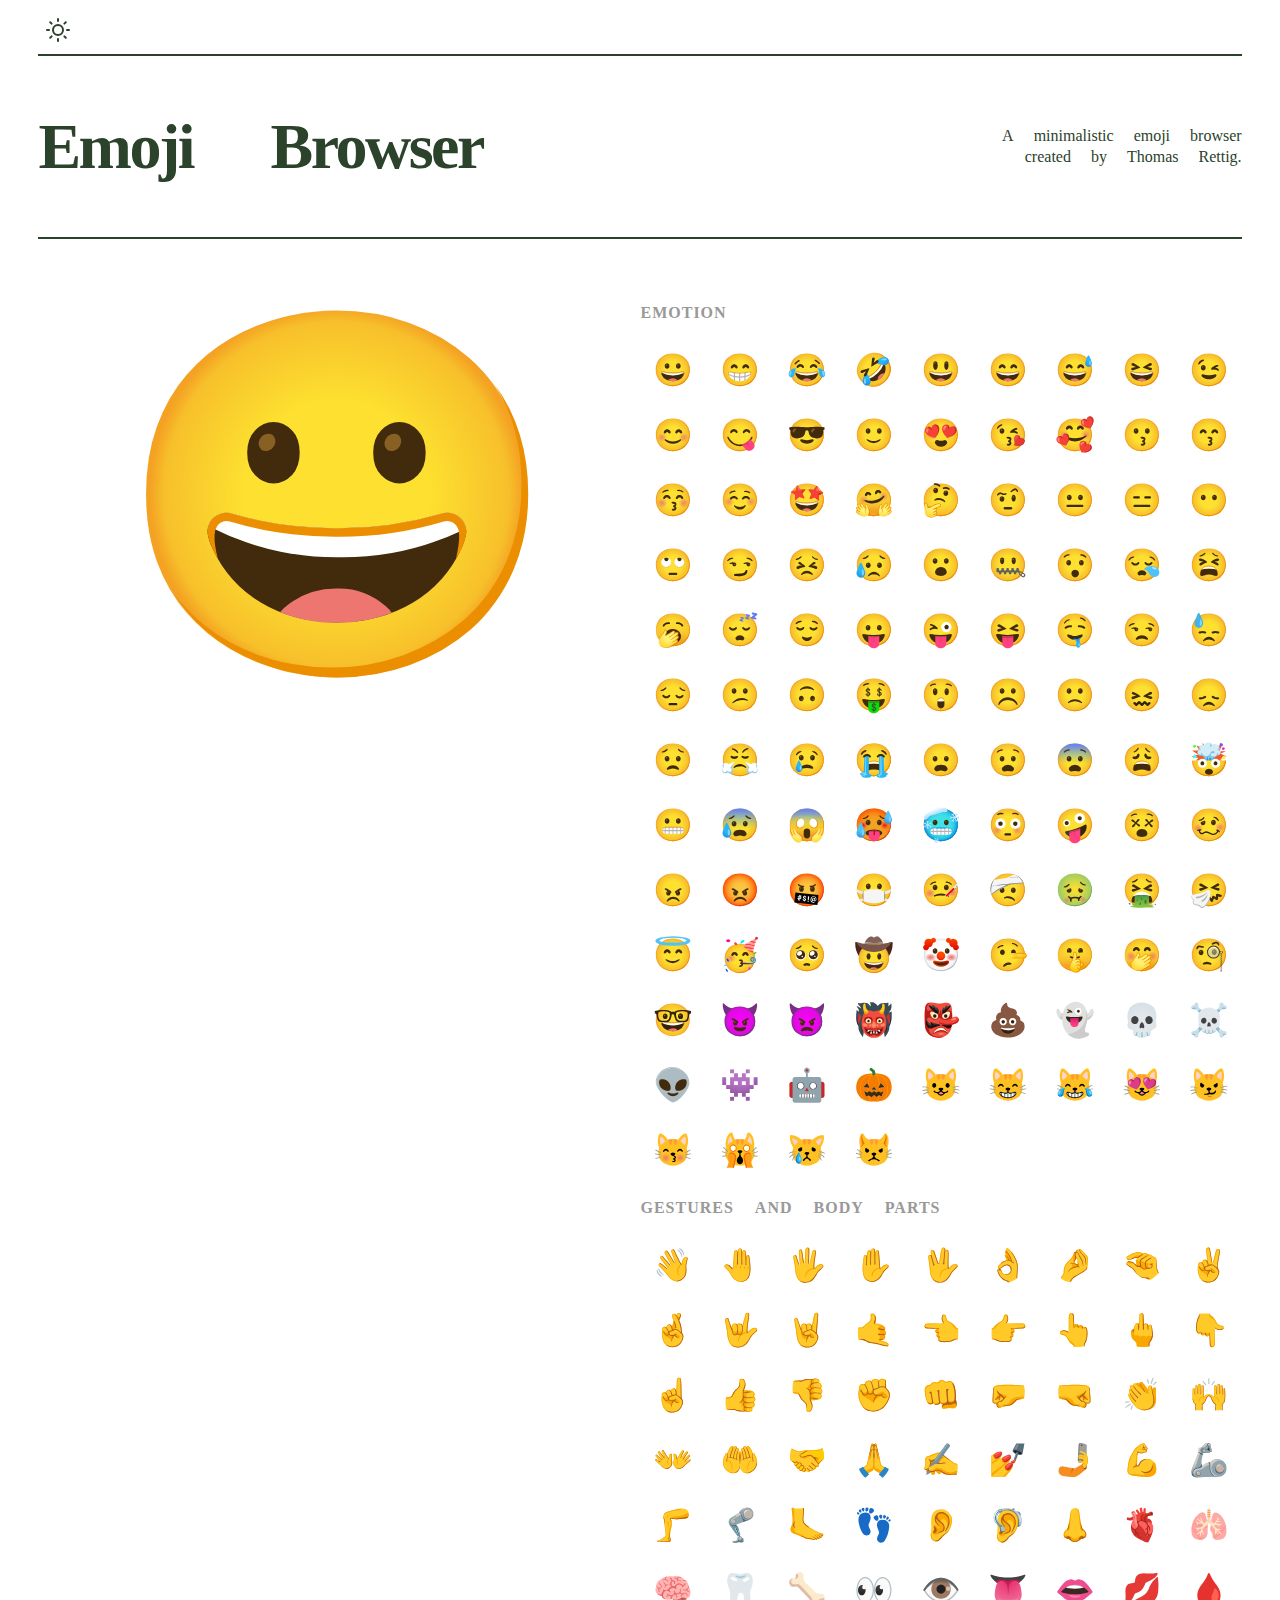
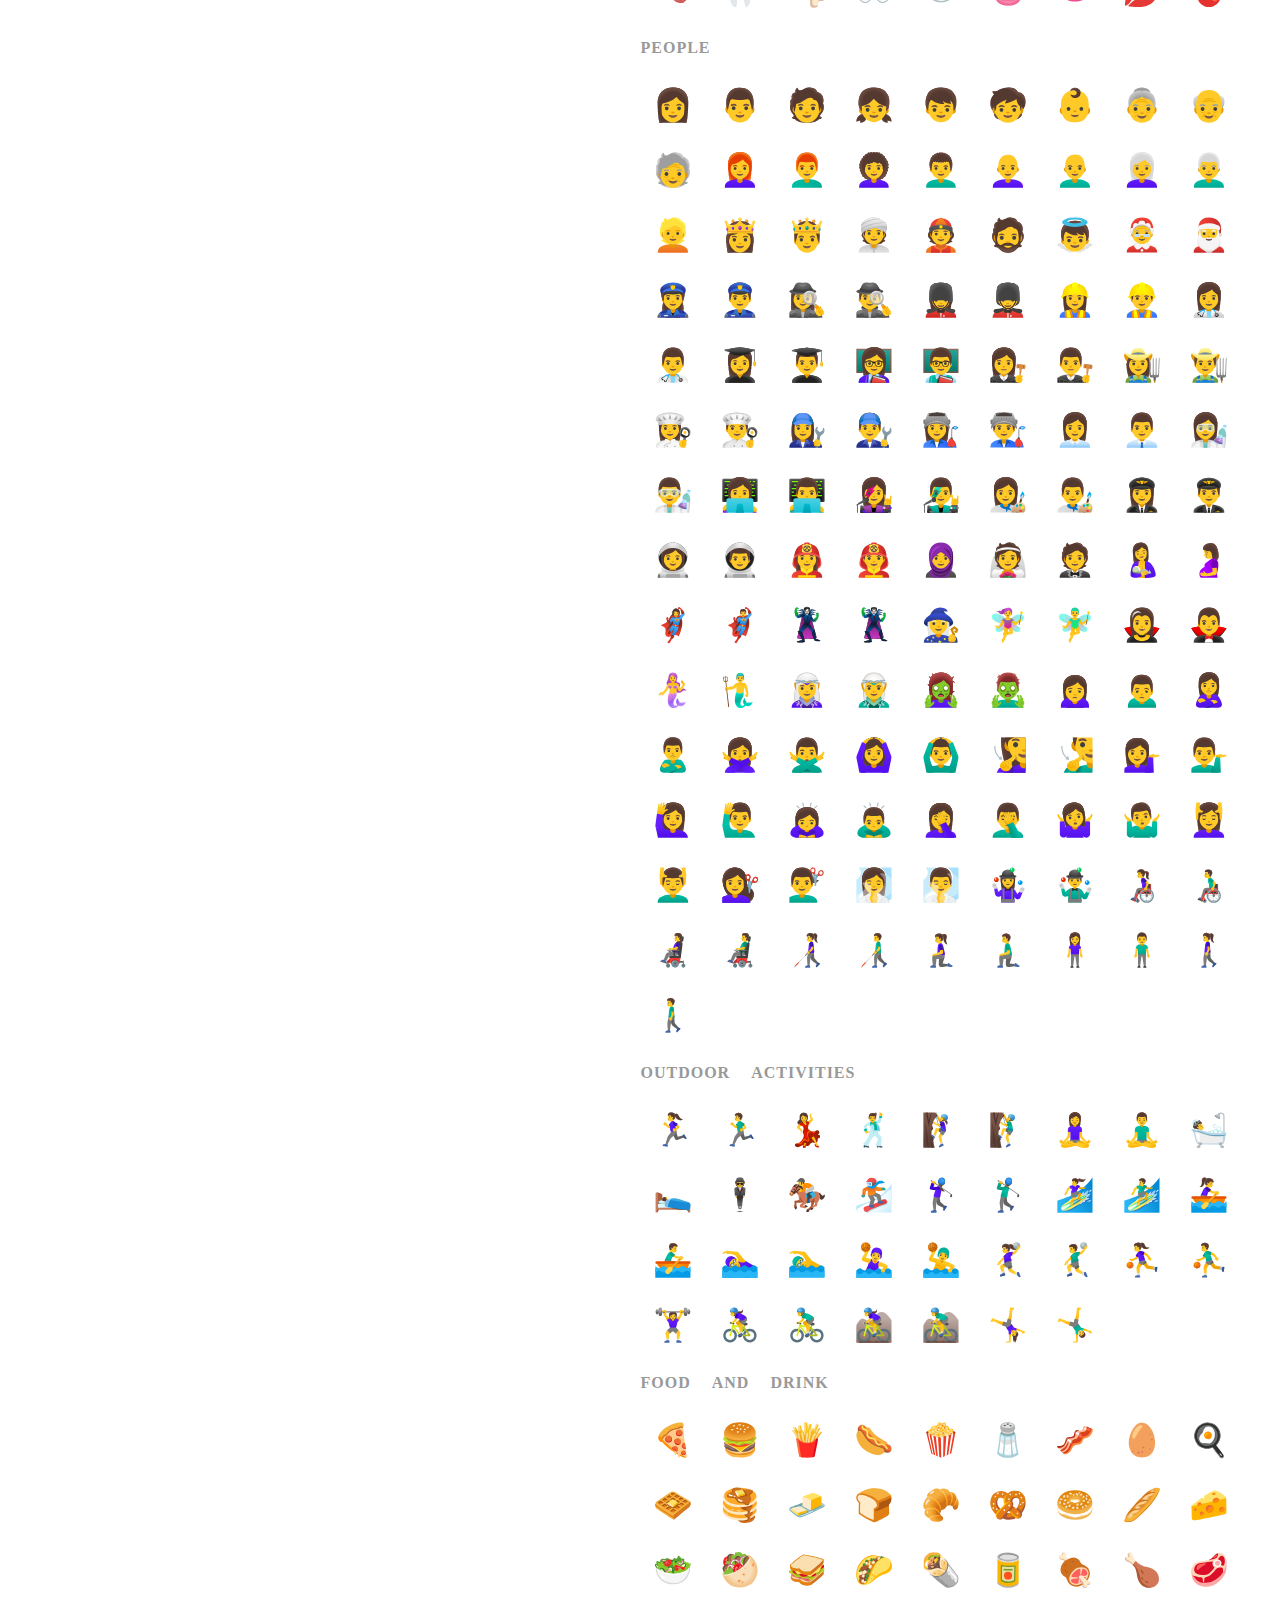
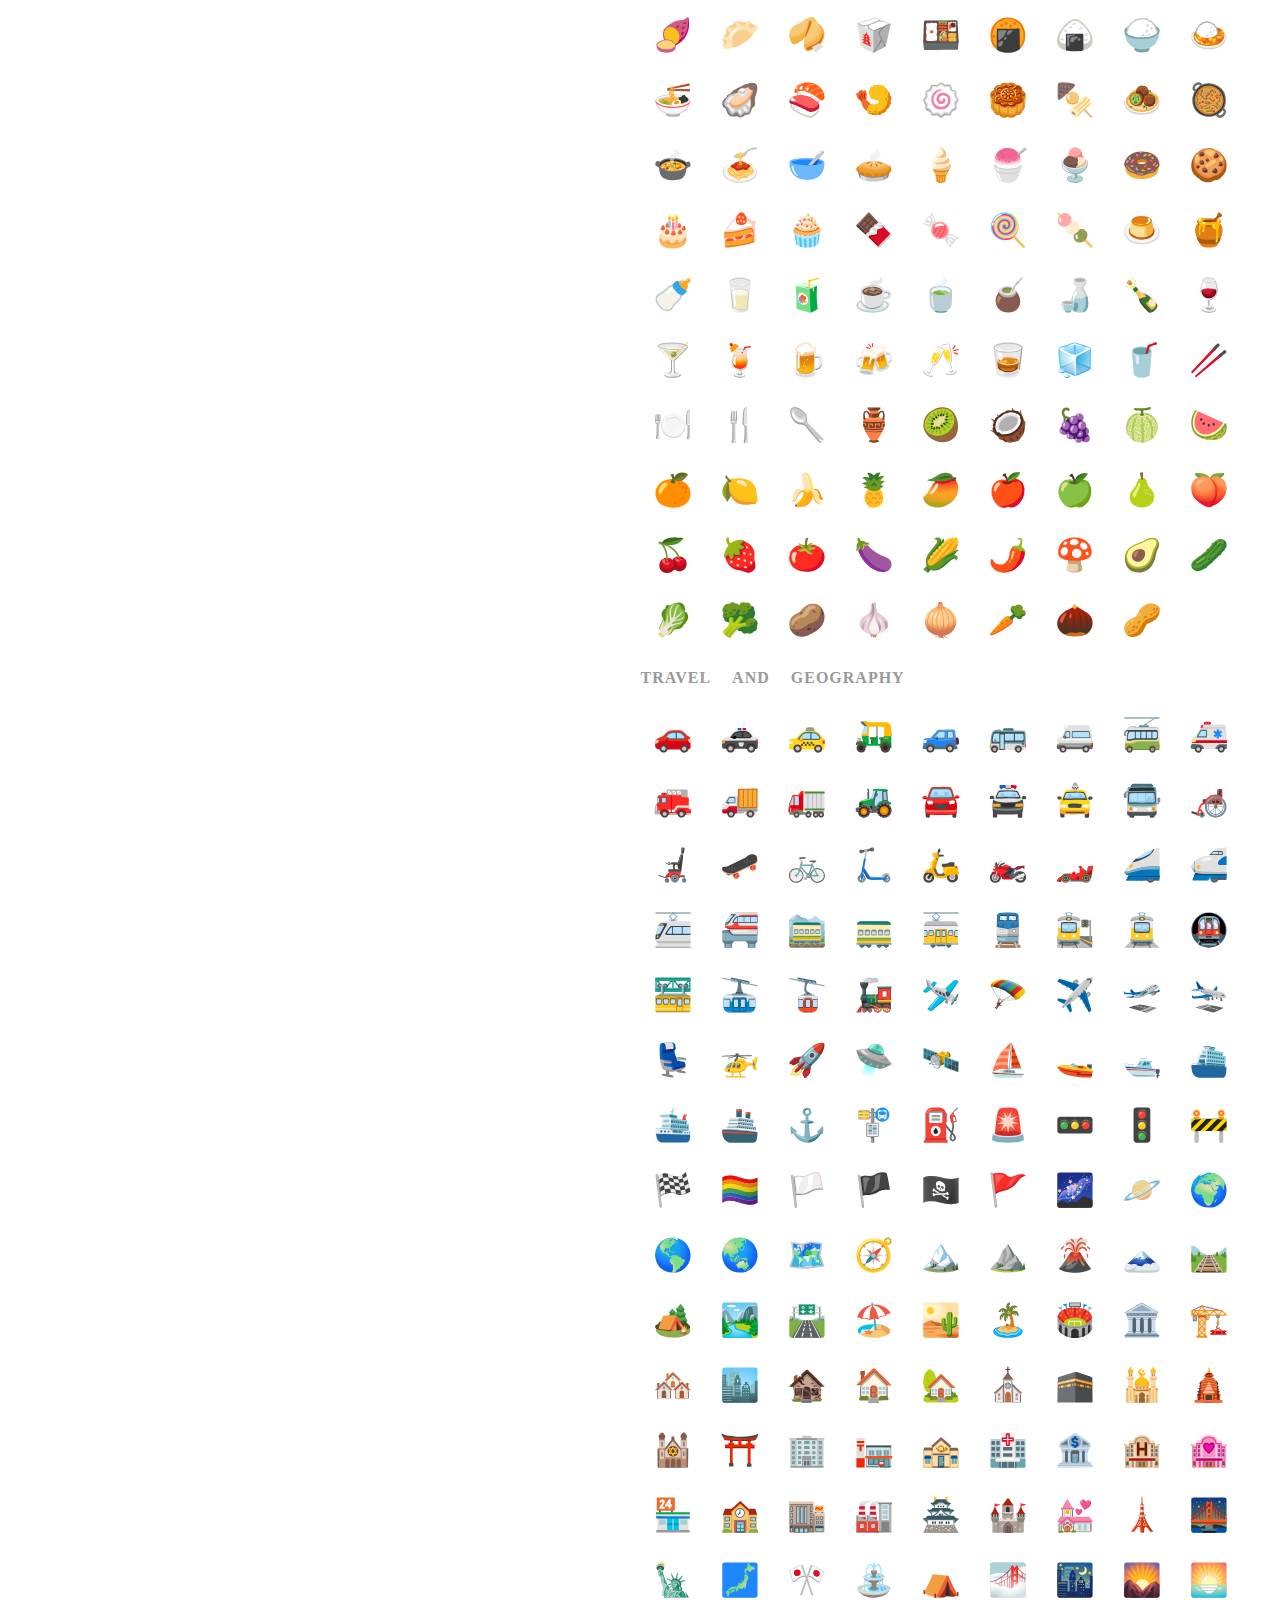
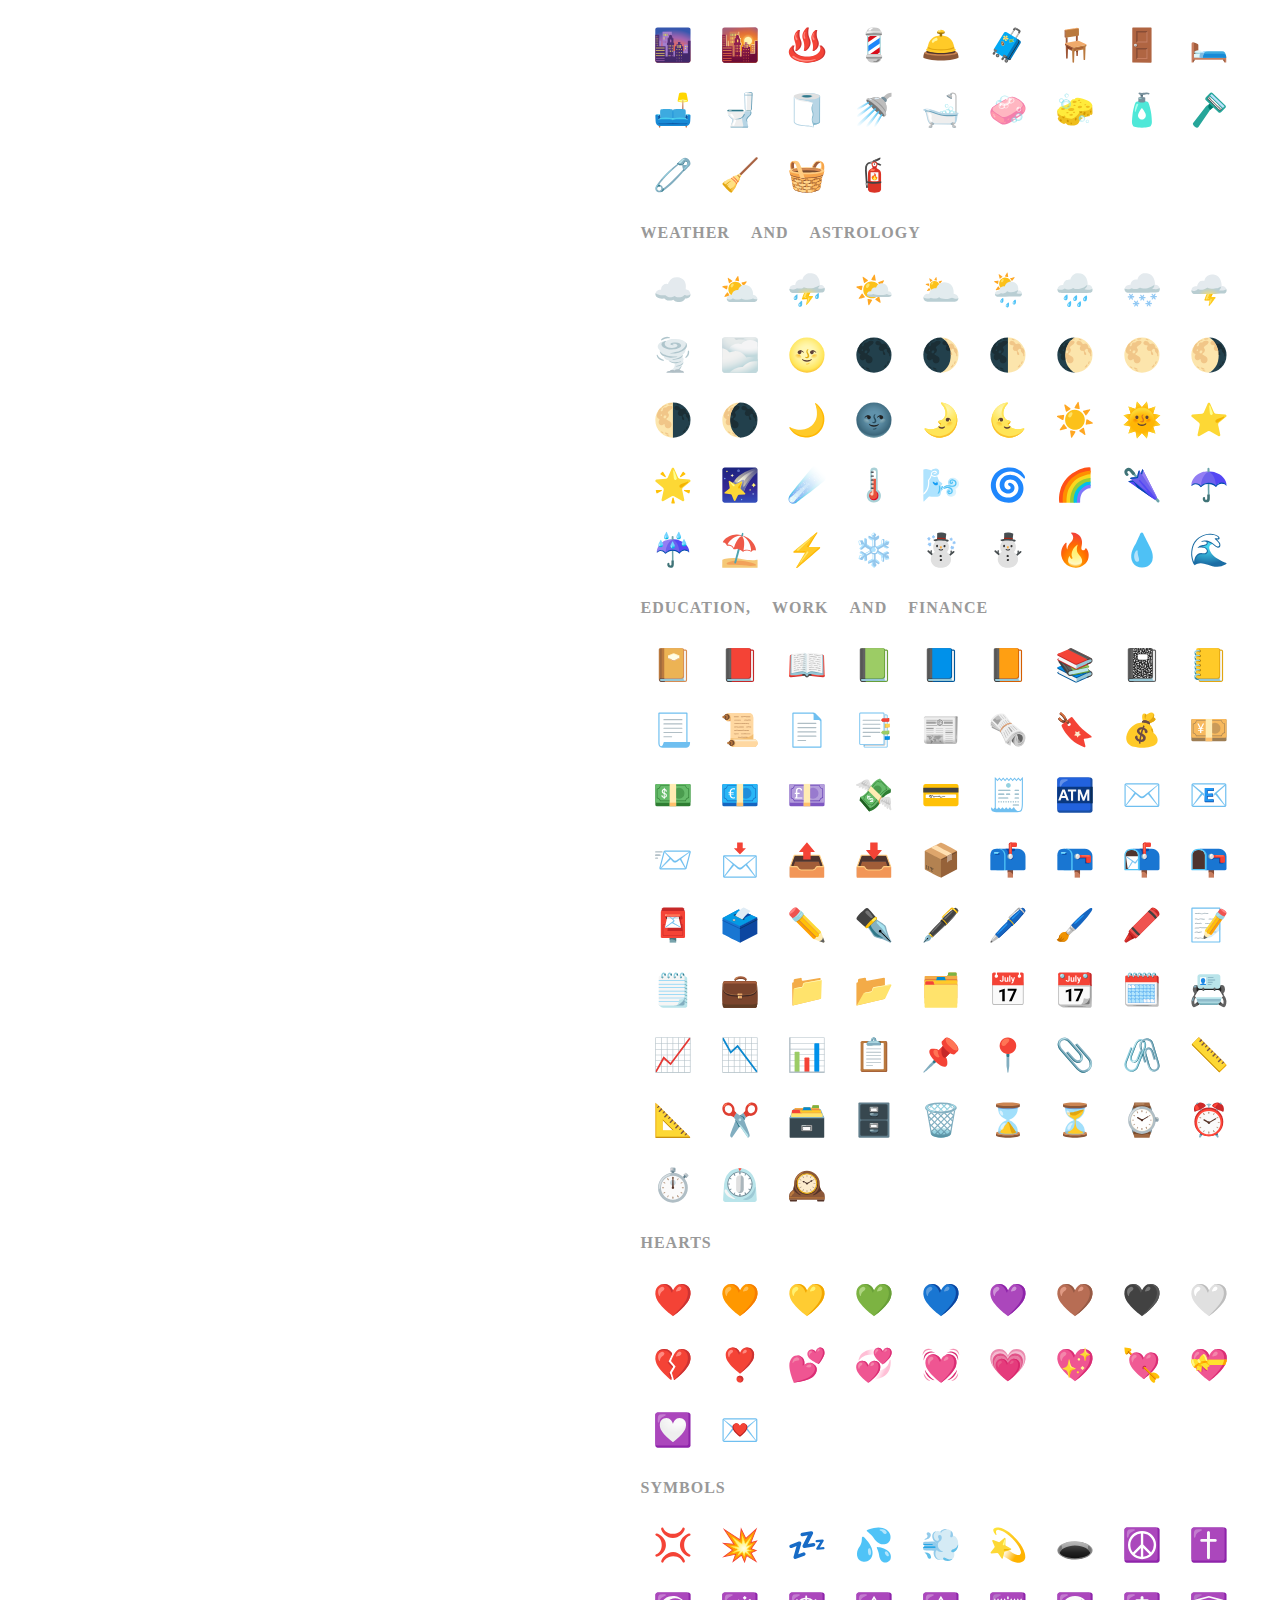
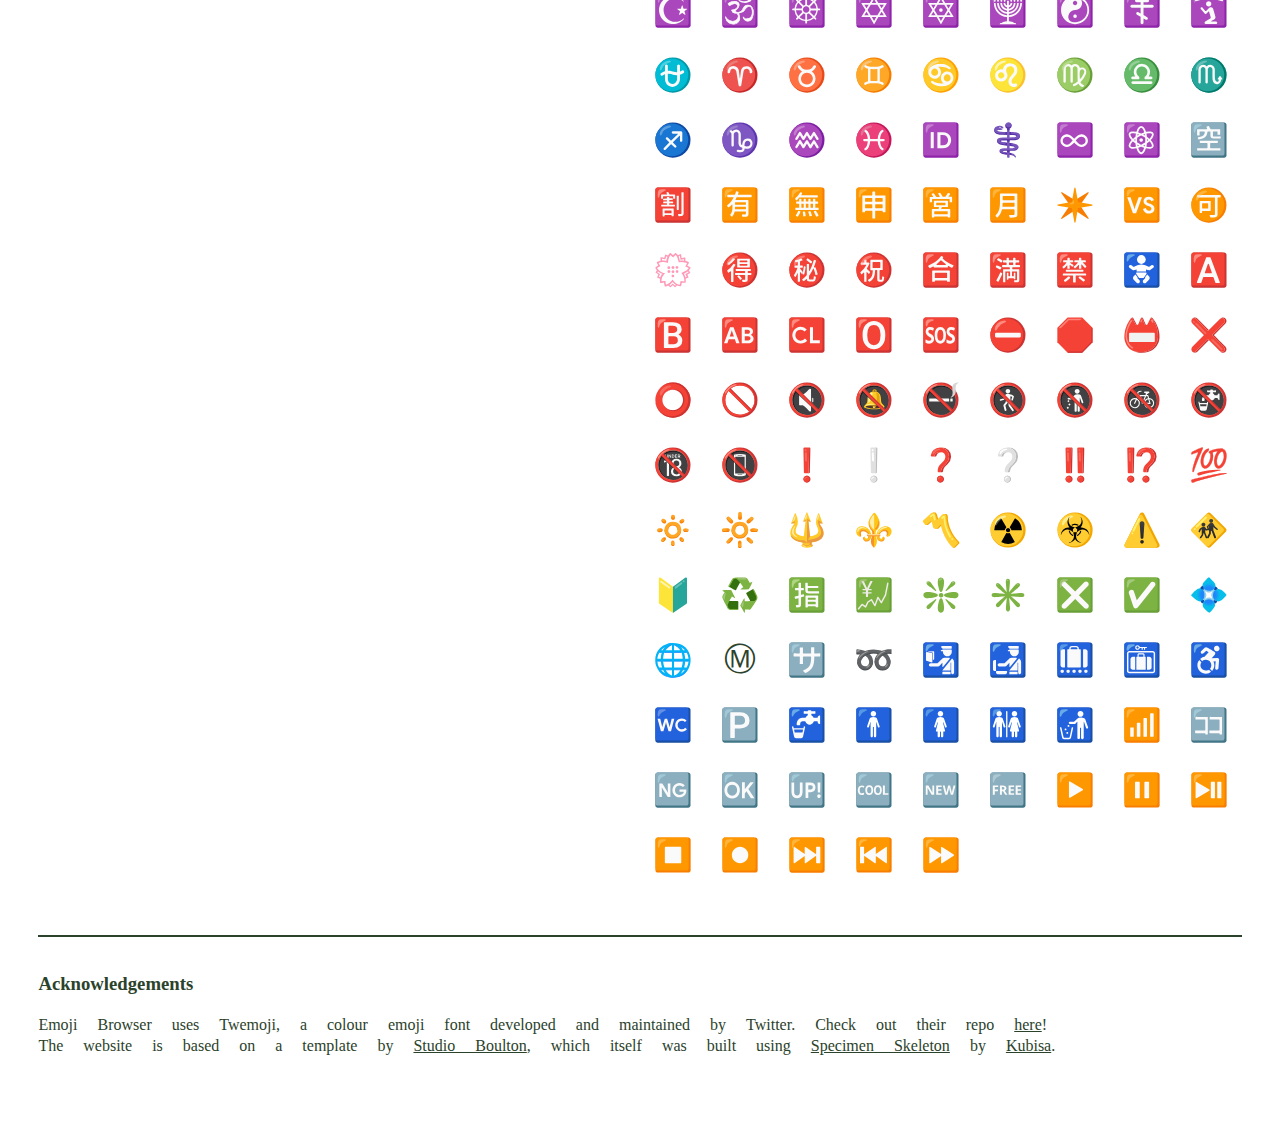
<file: index.html>
<!DOCTYPE html>
<html lang="en" data-dark-mode="false">
	<head>
		<meta charset="utf-8">
		<meta name="viewport" content="width=device-width, initial-scale=1">
		<meta name="description" content="Emoji Browser is a minimalistic emoji browser created by Thomas Rettig.">
		<meta name="author" content="Thomas Rettig">
		<title>Emoji Browser</title>
		<!--PWA-->
		<link rel="icon" type="image/svg+xml" href="images/icon.svg">
		<meta name="apple-mobile-web-app-capable" content="yes">
		<link rel="apple-touch-icon" sizes="256x256" href="images/icon-256x256.png">
        <meta name="theme-color" content="#2b422b">
         <link rel="apple-touch-startup-image" media="screen and (device-width: 430px) and (device-height: 932px) and (-webkit-device-pixel-ratio: 3) and (orientation: landscape)" href="splash_screens/iPhone_14_Pro_Max_landscape.png">
        <link rel="apple-touch-startup-image" media="screen and (device-width: 393px) and (device-height: 852px) and (-webkit-device-pixel-ratio: 3) and (orientation: landscape)" href="splash_screens/iPhone_14_Pro_landscape.png">
        <link rel="apple-touch-startup-image" media="screen and (device-width: 428px) and (device-height: 926px) and (-webkit-device-pixel-ratio: 3) and (orientation: landscape)" href="splash_screens/iPhone_14_Plus__iPhone_13_Pro_Max__iPhone_12_Pro_Max_landscape.png">
        <link rel="apple-touch-startup-image" media="screen and (device-width: 390px) and (device-height: 844px) and (-webkit-device-pixel-ratio: 3) and (orientation: landscape)" href="splash_screens/iPhone_14__iPhone_13_Pro__iPhone_13__iPhone_12_Pro__iPhone_12_landscape.png">
        <link rel="apple-touch-startup-image" media="screen and (device-width: 375px) and (device-height: 812px) and (-webkit-device-pixel-ratio: 3) and (orientation: landscape)" href="splash_screens/iPhone_13_mini__iPhone_12_mini__iPhone_11_Pro__iPhone_XS__iPhone_X_landscape.png">
        <link rel="apple-touch-startup-image" media="screen and (device-width: 414px) and (device-height: 896px) and (-webkit-device-pixel-ratio: 3) and (orientation: landscape)" href="splash_screens/iPhone_11_Pro_Max__iPhone_XS_Max_landscape.png">
        <link rel="apple-touch-startup-image" media="screen and (device-width: 414px) and (device-height: 896px) and (-webkit-device-pixel-ratio: 2) and (orientation: landscape)" href="splash_screens/iPhone_11__iPhone_XR_landscape.png">
        <link rel="apple-touch-startup-image" media="screen and (device-width: 414px) and (device-height: 736px) and (-webkit-device-pixel-ratio: 3) and (orientation: landscape)" href="splash_screens/iPhone_8_Plus__iPhone_7_Plus__iPhone_6s_Plus__iPhone_6_Plus_landscape.png">
        <link rel="apple-touch-startup-image" media="screen and (device-width: 375px) and (device-height: 667px) and (-webkit-device-pixel-ratio: 2) and (orientation: landscape)" href="splash_screens/iPhone_8__iPhone_7__iPhone_6s__iPhone_6__4.7__iPhone_SE_landscape.png">
        <link rel="apple-touch-startup-image" media="screen and (device-width: 320px) and (device-height: 568px) and (-webkit-device-pixel-ratio: 2) and (orientation: landscape)" href="splash_screens/4__iPhone_SE__iPod_touch_5th_generation_and_later_landscape.png">
        <link rel="apple-touch-startup-image" media="screen and (device-width: 1024px) and (device-height: 1366px) and (-webkit-device-pixel-ratio: 2) and (orientation: landscape)" href="splash_screens/12.9__iPad_Pro_landscape.png">
        <link rel="apple-touch-startup-image" media="screen and (device-width: 834px) and (device-height: 1194px) and (-webkit-device-pixel-ratio: 2) and (orientation: landscape)" href="splash_screens/11__iPad_Pro__10.5__iPad_Pro_landscape.png">
        <link rel="apple-touch-startup-image" media="screen and (device-width: 820px) and (device-height: 1180px) and (-webkit-device-pixel-ratio: 2) and (orientation: landscape)" href="splash_screens/10.9__iPad_Air_landscape.png">
        <link rel="apple-touch-startup-image" media="screen and (device-width: 834px) and (device-height: 1112px) and (-webkit-device-pixel-ratio: 2) and (orientation: landscape)" href="splash_screens/10.5__iPad_Air_landscape.png">
        <link rel="apple-touch-startup-image" media="screen and (device-width: 810px) and (device-height: 1080px) and (-webkit-device-pixel-ratio: 2) and (orientation: landscape)" href="splash_screens/10.2__iPad_landscape.png">
        <link rel="apple-touch-startup-image" media="screen and (device-width: 768px) and (device-height: 1024px) and (-webkit-device-pixel-ratio: 2) and (orientation: landscape)" href="splash_screens/9.7__iPad_Pro__7.9__iPad_mini__9.7__iPad_Air__9.7__iPad_landscape.png">
        <link rel="apple-touch-startup-image" media="screen and (device-width: 744px) and (device-height: 1133px) and (-webkit-device-pixel-ratio: 2) and (orientation: landscape)" href="splash_screens/8.3__iPad_Mini_landscape.png">
        <link rel="apple-touch-startup-image" media="screen and (device-width: 430px) and (device-height: 932px) and (-webkit-device-pixel-ratio: 3) and (orientation: portrait)" href="splash_screens/iPhone_14_Pro_Max_portrait.png">
        <link rel="apple-touch-startup-image" media="screen and (device-width: 393px) and (device-height: 852px) and (-webkit-device-pixel-ratio: 3) and (orientation: portrait)" href="splash_screens/iPhone_14_Pro_portrait.png">
        <link rel="apple-touch-startup-image" media="screen and (device-width: 428px) and (device-height: 926px) and (-webkit-device-pixel-ratio: 3) and (orientation: portrait)" href="splash_screens/iPhone_14_Plus__iPhone_13_Pro_Max__iPhone_12_Pro_Max_portrait.png">
        <link rel="apple-touch-startup-image" media="screen and (device-width: 390px) and (device-height: 844px) and (-webkit-device-pixel-ratio: 3) and (orientation: portrait)" href="splash_screens/iPhone_14__iPhone_13_Pro__iPhone_13__iPhone_12_Pro__iPhone_12_portrait.png">
        <link rel="apple-touch-startup-image" media="screen and (device-width: 375px) and (device-height: 812px) and (-webkit-device-pixel-ratio: 3) and (orientation: portrait)" href="splash_screens/iPhone_13_mini__iPhone_12_mini__iPhone_11_Pro__iPhone_XS__iPhone_X_portrait.png">
        <link rel="apple-touch-startup-image" media="screen and (device-width: 414px) and (device-height: 896px) and (-webkit-device-pixel-ratio: 3) and (orientation: portrait)" href="splash_screens/iPhone_11_Pro_Max__iPhone_XS_Max_portrait.png">
        <link rel="apple-touch-startup-image" media="screen and (device-width: 414px) and (device-height: 896px) and (-webkit-device-pixel-ratio: 2) and (orientation: portrait)" href="splash_screens/iPhone_11__iPhone_XR_portrait.png">
        <link rel="apple-touch-startup-image" media="screen and (device-width: 414px) and (device-height: 736px) and (-webkit-device-pixel-ratio: 3) and (orientation: portrait)" href="splash_screens/iPhone_8_Plus__iPhone_7_Plus__iPhone_6s_Plus__iPhone_6_Plus_portrait.png">
        <link rel="apple-touch-startup-image" media="screen and (device-width: 375px) and (device-height: 667px) and (-webkit-device-pixel-ratio: 2) and (orientation: portrait)" href="splash_screens/iPhone_8__iPhone_7__iPhone_6s__iPhone_6__4.7__iPhone_SE_portrait.png">
        <link rel="apple-touch-startup-image" media="screen and (device-width: 320px) and (device-height: 568px) and (-webkit-device-pixel-ratio: 2) and (orientation: portrait)" href="splash_screens/4__iPhone_SE__iPod_touch_5th_generation_and_later_portrait.png">
        <link rel="apple-touch-startup-image" media="screen and (device-width: 1024px) and (device-height: 1366px) and (-webkit-device-pixel-ratio: 2) and (orientation: portrait)" href="splash_screens/12.9__iPad_Pro_portrait.png">
        <link rel="apple-touch-startup-image" media="screen and (device-width: 834px) and (device-height: 1194px) and (-webkit-device-pixel-ratio: 2) and (orientation: portrait)" href="splash_screens/11__iPad_Pro__10.5__iPad_Pro_portrait.png">
        <link rel="apple-touch-startup-image" media="screen and (device-width: 820px) and (device-height: 1180px) and (-webkit-device-pixel-ratio: 2) and (orientation: portrait)" href="splash_screens/10.9__iPad_Air_portrait.png">
        <link rel="apple-touch-startup-image" media="screen and (device-width: 834px) and (device-height: 1112px) and (-webkit-device-pixel-ratio: 2) and (orientation: portrait)" href="splash_screens/10.5__iPad_Air_portrait.png">
        <link rel="apple-touch-startup-image" media="screen and (device-width: 810px) and (device-height: 1080px) and (-webkit-device-pixel-ratio: 2) and (orientation: portrait)" href="splash_screens/10.2__iPad_portrait.png">
        <link rel="apple-touch-startup-image" media="screen and (device-width: 768px) and (device-height: 1024px) and (-webkit-device-pixel-ratio: 2) and (orientation: portrait)" href="splash_screens/9.7__iPad_Pro__7.9__iPad_mini__9.7__iPad_Air__9.7__iPad_portrait.png">
        <link rel="apple-touch-startup-image" media="screen and (device-width: 744px) and (device-height: 1133px) and (-webkit-device-pixel-ratio: 2) and (orientation: portrait)" href="splash_screens/8.3__iPad_Mini_portrait.png">
        <link rel="manifest" href="manifest.webmanifest">
        <!--Stylesheets-->
        <link href="styles.css" rel="stylesheet">
		<link rel="preconnect" href="https://fonts.googleapis.com">
		<link rel="preconnect" href="https://fonts.gstatic.com" crossorigin>
		<link href="https://fonts.googleapis.com/css2?family=Noto+Color+Emoji&display=swap" rel="stylesheet">
		<link href="https://rsms.me/inter/inter.css" rel="stylesheet">
		<!--Javascript-->
		<script defer src="script.js"></script>
		<script>
			document.documentElement.setAttribute("data-dark-mode", localStorage.getItem("dark-mode"));
		</script>
		<!--Twitter-->
		<meta name="twitter:card" content="summary_large_image">
        <meta name="twitter:site" content="@thomasrettig13">
        <meta name="twitter:creator" content="@thomasrettig13">
        <meta name="twitter:title" content="Emoji Browser">
        <meta name="twitter:description" content="Browse through emoji with a beautifully crafted UI. Created by Thomas Rettig.">
        <meta name="twitter:image" content="https://emojizz.netlify.app/images/banner.png">
        <!--OpenGraph-->
        <meta property="og:title" content="Emoji Browser">
        <meta property="og:type" content="website">
        <meta property="og:site_name" content="Emoji Browser">
        <meta property="og:description" content="Browse through emoji with a beautifully crafted UI. Created by Thomas Rettig.">
        <meta property="og:image" content="https://emojizz.netlify.app/images/banner.png">
	</head>
	<body>
	<main>
		<nav>
			<button aria-labelledby="toggle-label" type="button" class="dark-mode-toggle">
				<span hidden="true" id="toggle-label">toggle dark and light mode</span>
				<svg xmlns="http://www.w3.org/2000/svg" width="24" height="24" viewBox="0 0 24 24" fill="none" stroke="currentColor" stroke-width="2" stroke-linecap="round" stroke-linejoin="round" aria-hidden="true">
					<circle fill="var(--light)" cx="12" cy="12" r="5"/>
					<g stroke="currentColor">
						<line x1="12" y1="1" x2="12" y2="3"/>
						<line x1="12" y1="21" x2="12" y2="23"/>
						<line x1="4.22" y1="4.22" x2="5.64" y2="5.64"/>
						<line x1="18.36" y1="18.36" x2="19.78" y2="19.78"/>
						<line x1="1" y1="12" x2="3" y2="12"/>
						<line x1="21" y1="12" x2="23" y2="12"/>
						<line x1="4.22" y1="19.78" x2="5.64" y2="18.36"/>
						<line x1="18.36" y1="5.64" x2="19.78" y2="4.22"/>
					</g>
				</svg>
			</button>
		</nav>
		
		<section class="container">
			<div class="masthead">
				<div class="masthead-title stix-two-text">
					<h2 class="type-xl">Emoji Browser</h2>
				</div>
				<div class="masthead-meta">
					<p>A minimalistic emoji browser created by Thomas Rettig.</p>
				</div>
			</div>
		</section>

		<div class="container">
			<div class="container-glyphs pb-3u pt-3u stix-two-text">
		<div class="character-grid ltr">
				<h3>Emotion</h3>
				<ol class="character-grid-list">				
					<li>😀</li>				
					<li>😁</li>				
					<li>😂</li>				
					<li>🤣</li>				
					<li>😃</li>
					<li>😄</li>
					<li>😅</li>				
					<li>😆</li>				
					<li>😉</li>				
					<li>😊</li>				
					<li>😋</li>
					<li>😎</li>
					<li>🙂</li>				
					<li>😍</li>				
					<li>😘</li>				
					<li>🥰</li>				
					<li>😗</li>				
					<li>😙</li>				
					<li>😚</li>				
					<li>☺</li>				
					<li>🤩</li>				
					<li>🤗</li>				
					<li>🤔</li>				
					<li>🤨</li>				
					<li>😐</li>				
					<li>😑</li>				
					<li>😶</li>				
					<li>🙄</li>				
					<li>😏</li>				
					<li>😣</li>				
					<li>😥</li>				
					<li>😮</li>				
					<li>🤐</li>				
					<li>😯</li>				
					<li>😪</li>				
					<li>😫</li>				
					<li>🥱</li>				
					<li>😴</li>				
					<li>😌</li>				
					<li>😛</li>				
					<li>😜</li>				
					<li>😝</li>				
					<li>🤤</li>				
					<li>😒</li>				
					<li>😓</li>				
					<li>😔</li>				
					<li>😕</li>				
					<li>🙃</li>				
					<li>🤑</li>				
					<li>😲</li>				
					<li>☹</li>				
					<li>🙁</li>				
					<li>😖</li>				
					<li>😞</li>				
					<li>😟</li>				
					<li>😤</li>				
					<li>😢</li>				
					<li>😭</li>				
					<li>😦</li>				
					<li>😧</li>				
					<li>😨</li>				
					<li>😩</li>
					<li>🤯</li>				
					<li>😬</li>				
					<li>😰</li>				
					<li>😱</li>
					<li>🥵</li>
					<li>🥶</li>				
					<li>😳</li>				
					<li>🤪</li>				
					<li>😵</li>
					<li>🥴</li>				
					<li>😠</li>
					<li>😡</li>
					<li>🤬</li>				
					<li>😷</li>				
					<li>🤒</li>				
					<li>🤕</li>
					<li>🤢</li>				
					<li>🤮</li>
					<li>🤧</li>
					<li>😇</li>				
					<li>🥳</li>				
					<li>🥺</li>				
					<li>🤠</li>
					<li>🤡</li>
					<li>🤥</li>
					<li>🤫</li>
					<li>🤭</li>
					<li>🧐</li>
					<li>🤓</li>
					<li>😈</li>
					<li>👿</li>
					<li>👹</li>
					<li>👺</li>
					<li>💩</li>
					<li>👻</li>
					<li>💀</li>
					<li>☠️</li>
					<li>👽</li>
					<li>👾</li>
					<li>🤖</li>
					<li>🎃</li>
					<li>😺</li>
					<li>😸</li>
					<li>😹</li>
					<li>😻</li>
					<li>😼</li>
					<li>😽</li>
					<li>🙀</li>
					<li>😿</li>
					<li>😾</li>				
				</ol>
			
				<h3>Gestures and body parts</h3>
				<ol class="character-grid-list">				
					<li>👋</li>
					<li>🤚</li>
					<li>🖐</li>
					<li>✋</li>
					<li>🖖</li>
					<li>👌</li>
					<li>🤌</li>
					<li>🤏</li>
					<li>✌️</li>
					<li>🤞</li>
					<li>🤟</li>
					<li>🤘</li>
					<li>🤙</li>
					<li>👈</li>
					<li>👉</li>
					<li>👆</li>
					<li>🖕</li>
					<li>👇</li>
					<li>☝️</li>
					<li>👍</li>
					<li>👎</li>
					<li>✊</li>
					<li>👊</li>
					<li>🤛</li>
					<li>🤜</li>
					<li>👏</li>
					<li>🙌</li>
					<li>👐</li>
					<li>🤲</li>
					<li>🤝</li>
					<li>🙏</li>
					<li>✍️</li>
					<li>💅</li>
					<li>🤳</li>
					<li>💪</li>
					<li>🦾</li>
					<li>🦵</li>
					<li>🦿</li>
					<li>🦶</li>
					<li>👣</li>
					<li>👂</li>
					<li>🦻</li>
					<li>👃</li>
					<li>🫀</li>
					<li>🫁</li>
					<li>🧠</li>
					<li>🦷</li>
					<li>🦴</li>
					<li>👀</li>
					<li>👁</li>
					<li>👅</li>
					<li>👄</li>
					<li>💋</li>
					<li>🩸</li>
				</ol>

				<h3>People</h3>
				<ol class="character-grid-list">				
					<li>👩</li>				
					<li>👨</li>				
					<li>🧑</li>				
					<li>👧</li>				
					<li>👦</li>				
					<li>🧒</li>				
					<li>👶</li>				
					<li>👵</li>				
					<li>👴</li>				
					<li>🧓</li>				
					<li>👩‍🦰</li>				
					<li>👨‍🦰</li>				
					<li>👩‍🦱</li>				
					<li>👨‍🦱</li>				
					<li>👩‍🦲</li>				
					<li>👨‍🦲</li>				
					<li>👩‍🦳</li>				
					<li>👨‍🦳</li>				
					<li>👱‍</li>				
					<li>👸</li>				
					<li>🤴</li>
					<li>👳‍</li>				
					<li>👲</li>				
					<li>🧔</li>				
					<li>👼</li>				
					<li>🤶</li>				
					<li>🎅</li>				
					<li>👮‍♀️</li>
					<li>👮‍♂️</li>				
					<li>🕵️‍♀️</li>
					<li>🕵️‍♂️</li>				
					<li>💂‍♀️</li>				
					<li>💂‍♂️</li>				
					<li>👷‍♀️</li>				
					<li>👷‍♂️</li>				
					<li>👩‍⚕️</li>				
					<li>👨‍⚕️</li>
					<li>👩‍🎓</li>
					<li>👨‍🎓</li>				
					<li>👩‍🏫</li>				
					<li>👨‍🏫</li>				
					<li>👩‍⚖️</li>				
					<li>👨‍⚖️</li>				
					<li>👩‍🌾</li>				
					<li>👨‍🌾</li>
					<li>👩‍🍳</li>				
					<li>👨‍🍳</li>
					<li>👩‍🔧</li>
					<li>👨‍🔧</li>				
					<li>👩‍🏭</li>				
					<li>👨‍🏭</li>				
					<li>👩‍💼</li>				
					<li>👨‍💼</li>				
					<li>👩‍🔬</li>				
					<li>👨‍🔬</li>
					<li>👩‍💻</li>				
					<li>👨‍💻</li>				
					<li>👩‍🎤</li>				
					<li>👨‍🎤</li>				
					<li>👩‍🎨</li>				
					<li>👨‍🎨</li>
					<li>👩‍✈️</li>
					<li>👨‍✈️</li>				
					<li>👩‍🚀</li>
					<li>👨‍🚀</li>
					<li>👩‍🚒</li>				
					<li>👨‍🚒</li>
					<li>🧕</li>
					<li>👰</li>				
					<li>🤵</li>
					<li>🤱</li>
					<li>🤰</li>				
					<li>🦸‍♀️</li>
					<li>🦸‍♂️</li>
					<li>🦹‍♀️</li>				
					<li>🦹‍♂️</li>
					<li>🧙‍♀️</li>
					<li>🧚‍♀️</li>				
					<li>🧚‍♂️</li>
					<li>🧛‍♀️</li>
					<li>🧛‍♂️</li>				
					<li>🧜‍♀️</li>
					<li>🧜‍♂️</li>
					<li>🧝‍♀️</li>				
					<li>🧝‍♂️</li>
					<li>🧟‍♀️</li>
					<li>🧟‍♂️</li>				
					<li>🙍‍♀️</li>
					<li>🙍‍♂️</li>
					<li>🙎‍♀️</li>				
					<li>🙎‍♂️</li>
					<li>🙅‍♀️</li>
					<li>🙅‍♂️</li>				
					<li>🙆‍♀️</li>
					<li>🙆‍♂️</li>
					<li>🧏‍♀️</li>				
					<li>🧏‍♂️</li>
					<li>💁‍♀️</li>
					<li>💁‍♂️</li>				
					<li>🙋‍♀️</li>
					<li>🙋‍♂️</li>
					<li>🙇‍♀️</li>				
					<li>🙇‍♂️</li>
					<li>🤦‍♀️</li>
					<li>🤦‍♂️</li>				
					<li>🤷‍♀️</li>
					<li>🤷‍♂️</li>
					<li>💆‍♀️</li>				
					<li>💆‍♂️</li>
					<li>💇‍♀️</li>
					<li>💇‍♂️</li>				
					<li>🧖‍♀️</li>
					<li>🧖‍♂️</li>
					<li>🤹‍♀️</li>				
					<li>🤹‍♂️</li>
					<li>👩‍🦽</li>
					<li>👨‍🦽</li>				
					<li>👩‍🦼</li>
					<li>👨‍🦼</li>
					<li>👩‍🦯</li>				
					<li>👨‍🦯</li>
					<li>🧎‍♀️</li>
					<li>🧎‍♂️</li>				
					<li>🧍‍♀️</li>
					<li>🧍‍♂️</li>
					<li>🚶‍♀️</li>				
					<li>🚶‍♂️</li>
				</ol>

				<h3>Outdoor activities</h3>
				<ol class="character-grid-list">
					<li>🏃‍♀️</li>
					<li>🏃‍♂️</li>				
					<li>💃</li>
					<li>🕺</li>
					<li>🧗‍♀️</li>				
					<li>🧗‍♂️</li>
					<li>🧘‍♀️</li>
					<li>🧘‍♂️</li>				
					<li>🛀</li>
					<li>🛌</li>
					<li>🕴</li>				
					<li>🏇</li>
					<li>🏂</li>
					<li>🏌️‍♀️</li>				
					<li>🏌️‍♂️</li>
					<li>🏄‍♀️</li>
					<li>🏄‍♂️</li>				
					<li>🚣‍♀️</li>
					<li>🚣‍♂️</li>
					<li>🏊‍♀️</li>				
					<li>🏊‍♂️</li>
					<li>🤽‍♀️</li>
					<li>🤽‍♂️</li>				
					<li>🤾‍♀️</li>
					<li>🤾‍♂️</li>
					<li>⛹️‍♀️</li>
					<li>⛹️‍♂️</li>
					<li>🏋️‍♀️</li>
					<li>🚴‍♀️</li>
					<li>🚴‍♂️</li>					
					<li>🚵‍♀️</li>
					<li>🚵‍♂️</li>
					<li>🤸‍♀️</li>					
					<li>🤸‍♂️</li>
				</ol>

				<h3>Food and drink</h3>
				<ol class="character-grid-list">				
					<li>🍕</li>				
					<li>🍔</li>				
					<li>🍟</li>				
					<li>🌭</li>				
					<li>🍿</li>
					<li>🧂</li>
					<li>🥓</li>					
					<li>🥚</li>
					<li>🍳</li>
					<li>🧇</li>					
					<li>🥞</li>
					<li>🧈</li>
					<li>🍞</li>					
					<li>🥐</li>
					<li>🥨</li>
					<li>🥯</li>					
					<li>🥖</li>
					<li>🧀</li>
					<li>🥗</li>					
					<li>🥙</li>
					<li>🥪</li>
					<li>🌮</li>					
					<li>🌯</li>
					<li>🥫</li>
					<li>🍖</li>					
					<li>🍗</li>
					<li>🥩</li>
					<li>🍠</li>
					<li>🥟</li>
					<li>🥠</li>
					<li>🥡</li>
					<li>🍱</li>
					<li>🍘</li>
					<li>🍙</li>
					<li>🍚</li>
					<li>🍛</li>
					<li>🍜</li>
					<li>🦪</li>
					<li>🍣</li>
					<li>🍤</li>
					<li>🍥</li>
					<li>🥮</li>
					<li>🍢</li>
					<li>🧆</li>
					<li>🥘</li>
					<li>🍲</li>
					<li>🍝</li>
					<li>🥣</li>
					<li>🥧</li>
					<li>🍦</li>
					<li>🍧</li>
					<li>🍨</li>
					<li>🍩</li>
					<li>🍪</li>
					<li>🎂</li>
					<li>🍰</li>
					<li>🧁</li>
					<li>🍫</li>
					<li>🍬</li>
					<li>🍭</li>
					<li>🍡</li>
					<li>🍮</li>
					<li>🍯</li>
					<li>🍼</li>
					<li>🥛</li>
					<li>🧃</li>
					<li>☕</li>
					<li>🍵</li>
					<li>🧉</li>
					<li>🍶</li>
					<li>🍾</li>
					<li>🍷</li>
					<li>🍸</li>
					<li>🍹</li>
					<li>🍺</li>
					<li>🍻</li>
					<li>🥂</li>
					<li>🥃</li>
					<li>🧊</li>
					<li>🥤</li>
					<li>🥢</li>
					<li>🍽</li>
					<li>🍴</li>
					<li>🥄</li>
					<li>🏺</li>
					<li>🥝</li>
					<li>🥥</li>
					<li>🍇</li>
					<li>🍈</li>
					<li>🍉</li>
					<li>🍊</li>
					<li>🍋</li>
					<li>🍌</li>
					<li>🍍</li>
					<li>🥭</li>
					<li>🍎</li>
					<li>🍏</li>
					<li>🍐</li>
					<li>🍑</li>
					<li>🍒</li>
					<li>🍓</li>
					<li>🍅</li>
					<li>🍆</li>
					<li>🌽</li>
					<li>🌶</li>
					<li>🍄</li>
					<li>🥑</li>
					<li>🥒</li>
					<li>🥬</li>
					<li>🥦</li>
					<li>🥔</li>
					<li>🧄</li>
					<li>🧅</li>
					<li>🥕</li>
					<li>🌰</li>
					<li>🥜</li>				
				</ol>
			
				<h3>Travel and Geography</h3>
				<ol class="character-grid-list">				
					<li>🚗</li>				
					<li>🚓</li>				
					<li>🚕</li>				
					<li>🛺</li>				
					<li>🚙</li>				
					<li>🚌</li>				
					<li>🚐</li>				
					<li>🚎</li>				
					<li>🚑</li>				
					<li>🚒</li>				
					<li>🚚</li>				
					<li>🚛</li>				
					<li>🚜</li>				
					<li>🚘</li>				
					<li>🚔</li>				
					<li>🚖</li>				
					<li>🚍</li>				
					<li>🦽</li>				
					<li>🦼</li>				
					<li>🛹</li>				
					<li>🚲</li>				
					<li>🛴</li>				
					<li>🛵</li>				
					<li>🏍</li>				
					<li>🏎</li>				
					<li>🚄</li>				
					<li>🚅</li>				
					<li>🚈</li>				
					<li>🚝</li>				
					<li>🚞</li>				
					<li>🚃</li>				
					<li>🚋</li>				
					<li>🚆</li>				
					<li>🚉</li>				
					<li>🚊</li>			
					<li>🚇</li>				
					<li>🚟</li>				
					<li>🚠</li>				
					<li>🚡</li>				
					<li>🚂</li>				
					<li>🛩</li>				
					<li>🪂</li>				
					<li>✈</li>				
					<li>🛫</li>				
					<li>🛬</li>				
					<li>💺</li>				
					<li>🚁</li>				
					<li>🚀</li>				
					<li>🛸</li>				
					<li>🛰</li>				
					<li>⛵</li>				
					<li>🚤</li>				
					<li>🛥</li>				
					<li>⛴</li>				
					<li>🛳</li>				
					<li>🚢</li>				
					<li>⚓</li>				
					<li>🚏</li>				
					<li>⛽</li>				
					<li>🚨</li>				
					<li>🚥</li>				
					<li>🚦</li>				
					<li>🚧</li>				
					<li>🏁</li>				
					<li>🏳‍🌈</li>				
					<li>🏳</li>				
					<li>🏴</li>				
					<li>🏴‍☠️</li>				
					<li>🚩</li>				
					<li>🌌</li>				
					<li>🪐</li>				
					<li>🌍</li>				
					<li>🌎</li>				
					<li>🌏</li>				
					<li>🗺</li>				
					<li>🧭</li>				
					<li>🏔</li>				
					<li>⛰</li>				
					<li>🌋</li>				
					<li>🗻</li>				
					<li>🛤</li>				
					<li>🏕</li>				
					<li>🏞</li>				
					<li>🛣</li>				
					<li>🏖</li>				
					<li>🏜</li>				
					<li>🏝</li>				
					<li>🏟</li>				
					<li>🏛</li>				
					<li>🏗</li>				
					<li>🏘</li>				
					<li>🏙</li>				
					<li>🏚</li>				
					<li>🏠</li>				
					<li>🏡</li>				
					<li>⛪</li>				
					<li>🕋</li>				
					<li>🕌</li>				
					<li>🛕</li>				
					<li>🕍</li>				
					<li>⛩</li>				
					<li>🏢</li>				
					<li>🏣</li>				
					<li>🏤</li>				
					<li>🏥</li>				
					<li>🏦</li>				
					<li>🏨</li>				
					<li>🏩</li>				
					<li>🏪</li>				
					<li>🏫</li>				
					<li>🏬</li>				
					<li>🏭</li>				
					<li>🏯</li>				
					<li>🏰</li>				
					<li>💒</li>				
					<li>🗼</li>				
					<li>🌉</li>				
					<li>🗽</li>				
					<li>🗾</li>				
					<li>🎌</li>				
					<li>⛲</li>				
					<li>⛺</li>				
					<li>🌁</li>				
					<li>🌃</li>				
					<li>🌄</li>				
					<li>🌅</li>				
					<li>🌆</li>				
					<li>🌇</li>				
					<li>♨</li>				
					<li>💈</li>				
					<li>🛎</li>				
					<li>🧳</li>				
					<li>🪑</li>				
					<li>🚪</li>				
					<li>🛏</li>				
					<li>🛋</li>				
					<li>🚽</li>				
					<li>🧻</li>				
					<li>🚿</li>				
					<li>🛁</li>				
					<li>🧼</li>				
					<li>🧽</li>				
					<li>🧴</li>				
					<li>🪒</li>				
					<li>🧷</li>				
					<li>🧹</li>				
					<li>🧺</li>				
					<li>🧯</li>
				</ol>

				<h3>Weather and astrology</h3>
				<ol class="character-grid-list">				
					<li>☁</li>				
					<li>⛅</li>				
					<li>⛈</li>				
					<li>🌤</li>				
					<li>🌥</li>				
					<li>🌦</li>				
					<li>🌧</li>				
					<li>🌨</li>				
					<li>🌩</li>				
					<li>🌪</li>				
					<li>🌫</li>				
					<li>🌝</li>				
					<li>🌑</li>				
					<li>🌒</li>				
					<li>🌓</li>				
					<li>🌔</li>				
					<li>🌕</li>				
					<li>🌖</li>				
					<li>🌗</li>				
					<li>🌘</li>				
					<li>🌙</li>				
					<li>🌚</li>				
					<li>🌛</li>				
					<li>🌜</li>				
					<li>☀</li>				
					<li>🌞</li>				
					<li>⭐</li>				
					<li>🌟</li>				
					<li>🌠</li>				
					<li>☄</li>				
					<li>🌡</li>				
					<li>🌬</li>				
					<li>🌀</li>				
					<li>🌈</li>				
					<li>🌂</li>				
					<li>☂</li>				
					<li>☔</li>				
					<li>⛱</li>				
					<li>⚡</li>				
					<li>❄</li>				
					<li>☃</li>				
					<li>⛄</li>				
					<li>🔥</li>				
					<li>💧</li>				
					<li>🌊</li>
				</ol>
			
				<h3>Education, work and finance</h3>
				<ol class="character-grid-list">				
					<li>📔</li>				
					<li>📕</li>				
					<li>📖</li>				
					<li>📗</li>				
					<li>📘</li>				
					<li>📙</li>				
					<li>📚</li>				
					<li>📓</li>				
					<li>📒</li>				
					<li>📃</li>				
					<li>📜</li>				
					<li>📄</li>				
					<li>📑</li>				
					<li>📰</li>				
					<li>🗞</li>				
					<li>🔖</li>				
					<li>💰</li>			
					<li>💴</li>				
					<li>💵</li>				
					<li>💶</li>				
					<li>💷</li>				
					<li>💸</li>				
					<li>💳</li>				
					<li>🧾</li>				
					<li>🏧</li>				
					<li>✉</li>				
					<li>📧</li>				
					<li>📨</li>				
					<li>📩</li>				
					<li>📤</li>				
					<li>📥</li>				
					<li>📦</li>				
					<li>📫</li>				
					<li>📪</li>				
					<li>📬</li>				
					<li>📭</li>				
					<li>📮</li>				
					<li>🗳</li>				
					<li>✏</li>				
					<li>✒</li>				
					<li>🖋</li>				
					<li>🖊</li>				
					<li>🖌</li>				
					<li>🖍</li>				
					<li>📝</li>				
					<li>🗒</li>				
					<li>💼</li>				
					<li>📁</li>
					<li>📂</li>
					<li>🗂</li>
					<li>📅</li>
					<li>📆</li>
					<li>🗓</li>
					<li>📇</li>
					<li>📈</li>
					<li>📉</li>
					<li>📊</li>
					<li>📋</li>
					<li>📌</li>
					<li>📍</li>
					<li>📎</li>
					<li>🖇</li>
					<li>📏</li>
					<li>📐</li>
					<li>✂</li>
					<li>🗃</li>
					<li>🗄</li>
					<li>🗑</li>
					<li>⌛</li>
					<li>⏳</li>
					<li>⌚</li>
					<li>⏰</li>
					<li>⏱</li>
					<li>⏲</li>
					<li>🕰</li>				
				</ol>
			
				
				<h3>Hearts</h3>
				<ol class="character-grid-list">				
					<li>❤</li>				
					<li>🧡</li>				
					<li>💛</li>				
					<li>💚</li>				
					<li>💙</li>				
					<li>💜</li>				
					<li>🤎</li>				
					<li>🖤</li>				
					<li>🤍</li>				
					<li>💔</li>				
					<li>❣</li>				
					<li>💕</li>				
					<li>💞</li>				
					<li>💓</li>				
					<li>💗</li>				
					<li>💖</li>				
					<li>💘</li>				
					<li>💝</li>				
					<li>💟</li>				
					<li>💌</li>
				</ol>

				<h3>Symbols</h3>
				<ol class="character-grid-list">				
					<li>💢</li>				
					<li>💥</li>				
					<li>💤</li>				
					<li>💦</li>				
					<li>💨</li>				
					<li>💫</li>				
					<li>🕳</li>				
					<li>☮</li>				
					<li>✝</li>				
					<li>☪</li>				
					<li>🕉</li>				
					<li>☸</li>				
					<li>✡</li>				
					<li>🔯</li>				
					<li>🕎</li>				
					<li>☯</li>				
					<li>☦</li>				
					<li>🛐</li>				
					<li>⛎</li>				
					<li>♈</li>				
					<li>♉</li>				
					<li>♊</li>				
					<li>♋</li>				
					<li>♌</li>				
					<li>♍</li>				
					<li>♎</li>				
					<li>♏</li>				
					<li>♐</li>				
					<li>♑</li>				
					<li>♒</li>				
					<li>♓</li>				
					<li>🆔</li>				
					<li>⚕</li>
					<li>♾</li>
					<li>⚛</li>
					<li>🈳</li>
					<li>🈹</li>
					<li>🈶</li>
					<li>🈚</li>
					<li>🈸</li>
					<li>🈺</li>
					<li>🈷</li>
					<li>✴</li>
					<li>🆚</li>
					<li>🉑</li>
					<li>💮</li>
					<li>🉐</li>
					<li>㊙</li>
					<li>㊗</li>
					<li>🈴</li>
					<li>🈵</li>
					<li>🈲</li>
					<li>🚼</li>
					<li>🅰</li>
					<li>🅱</li>
					<li>🆎</li>
					<li>🆑</li>
					<li>🅾</li>
					<li>🆘</li>
					<li>⛔</li>
					<li>🛑</li>
					<li>📛</li>
					<li>❌</li>
					<li>⭕</li>
					<li>🚫</li>
					<li>🔇</li>
					<li>🔕</li>
					<li>🚭</li>
					<li>🚷</li>
					<li>🚯</li>
					<li>🚳</li>
					<li>🚱</li>
					<li>🔞</li>
					<li>📵</li>
					<li>❗</li>
					<li>❕</li>
					<li>❓</li>
					<li>❔</li>
					<li>‼</li>
					<li>⁉</li>
					<li>💯</li>
					<li>🔅</li>
					<li>🔆</li>
					<li>🔱</li>
					<li>⚜</li>
					<li>〽</li>
					<li>☢</li>
					<li>☣</li>
					<li>⚠</li>
					<li>🚸</li>
					<li>🔰</li>
					<li>♻</li>
					<li>🈯</li>
					<li>💹</li>
					<li>❇</li>
					<li>✳</li>
					<li>❎</li>
					<li>✅</li>
					<li>💠</li>
					<li>🌐</li>
					<li style="font-family:Twemoji Mozilla;">Ⓜ</li>
					<li>🈂</li>
					<li>➿</li>
					<li>🛂</li>
					<li>🛃</li>
					<li>🛄</li>
					<li>🛅</li>
					<li>♿</li>
					<li>🚾</li>
					<li>🅿</li>
					<li>🚰</li>
					<li>🚹</li>
					<li>🚺</li>
					<li>🚻</li>
					<li>🚮</li>
					<li>📶</li>
					<li>🈁</li>
					<li>🆖</li>
					<li>🆗</li>
					<li>🆙</li>
					<li>🆒</li>
					<li>🆕</li>
					<li>🆓</li>
					<li>▶</li>
					<li>⏸</li>
					<li>⏯</li>
					<li>⏹</li>
					<li>⏺</li>
					<li>⏭</li>
					<li>⏮</li>
					<li>⏩</li>
				</ol>

		</div>
		<div class="container-preview">
			<div class="character-grid-zoom-container">
				<div class="character-grid-zoom">😀</div>
			</div>
		</div>
	</div>
		</div>
		<div class="container">
			<div class="language pb-3u pt-1u stix-two-text">
		<div>
			<h3 id="coverage">Acknowledgements</h3>
			<p>Emoji Browser uses Twemoji, a colour emoji font developed and maintained by Twitter. Check out their repo <a href="https://github.com/twitter/twemoji" target="blank">here</a>! <br>The website is based on a template by <a href="https://www.studioboulton.com/">Studio Boulton</a>, which itself was built using <a href="https://github.com/kabisa/specimen-skeleton">Specimen Skeleton</a> by <a href="https://kabisa.nl/">Kubisa</a>.</p>
		</div>
	</div>

		</div>

		</div>
	</main>
		<script>
			document.querySelector(".dark-mode-toggle").addEventListener("click", () => {
				const isDarkMode = localStorage.getItem("dark-mode") === "true";
				document.documentElement.setAttribute("data-dark-mode", !isDarkMode);
				localStorage.setItem("dark-mode", !isDarkMode);
			});

			if (navigator && navigator.serviceWorker) {
        		navigator.serviceWorker.register("sw.js");
      		}
		</script>
	</body>
</html>
</file>
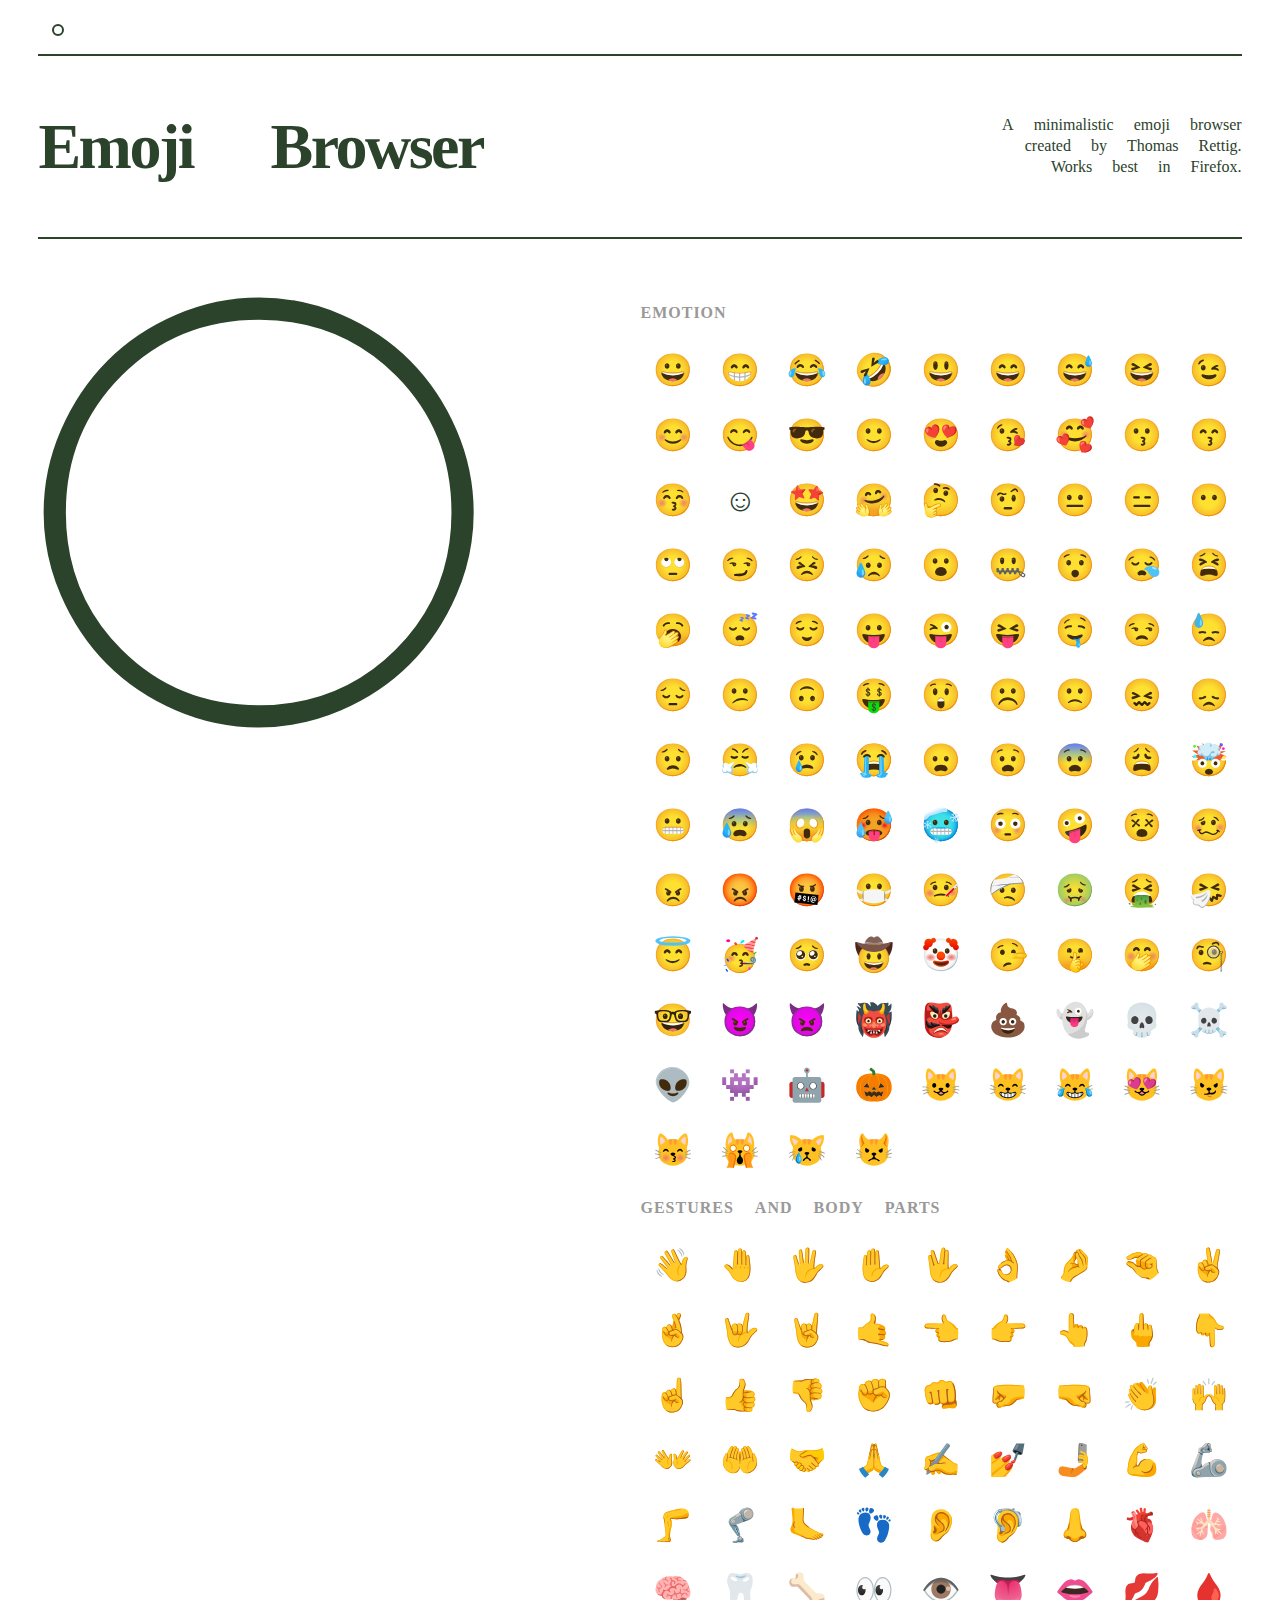
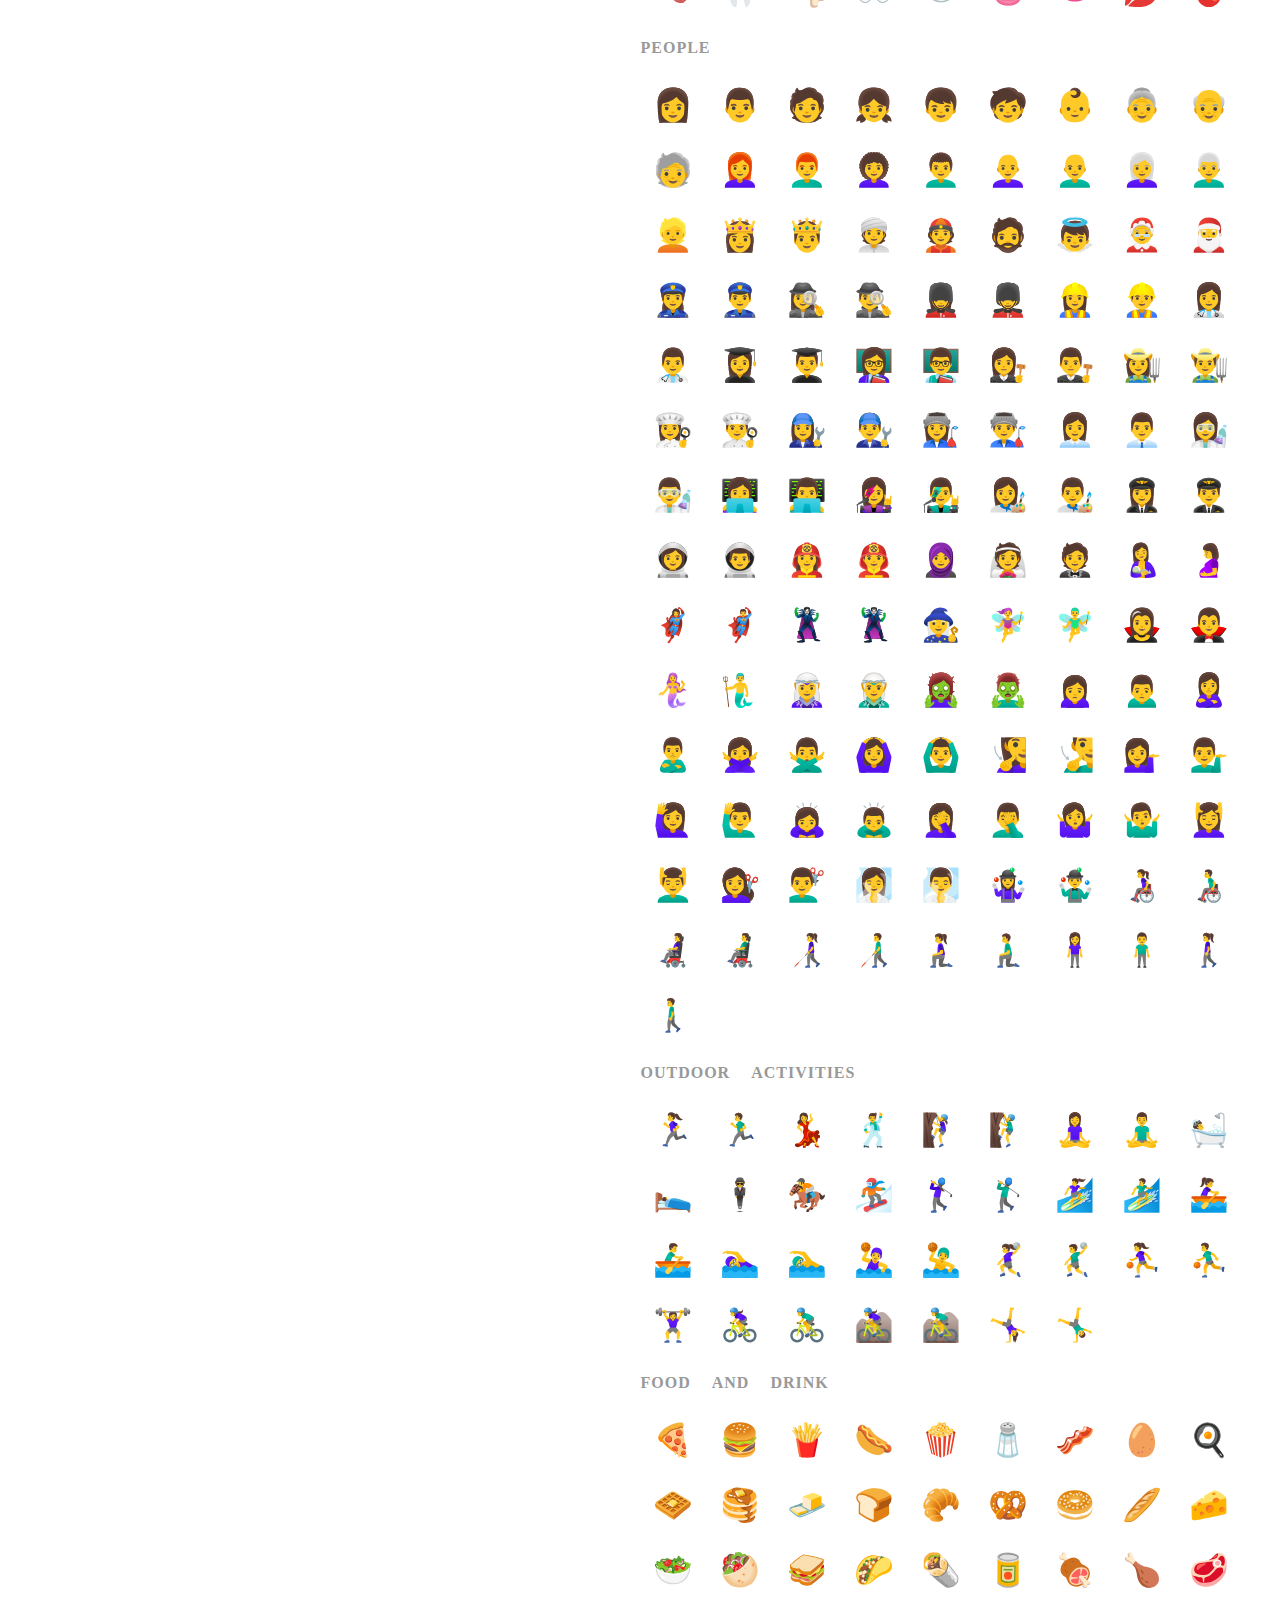
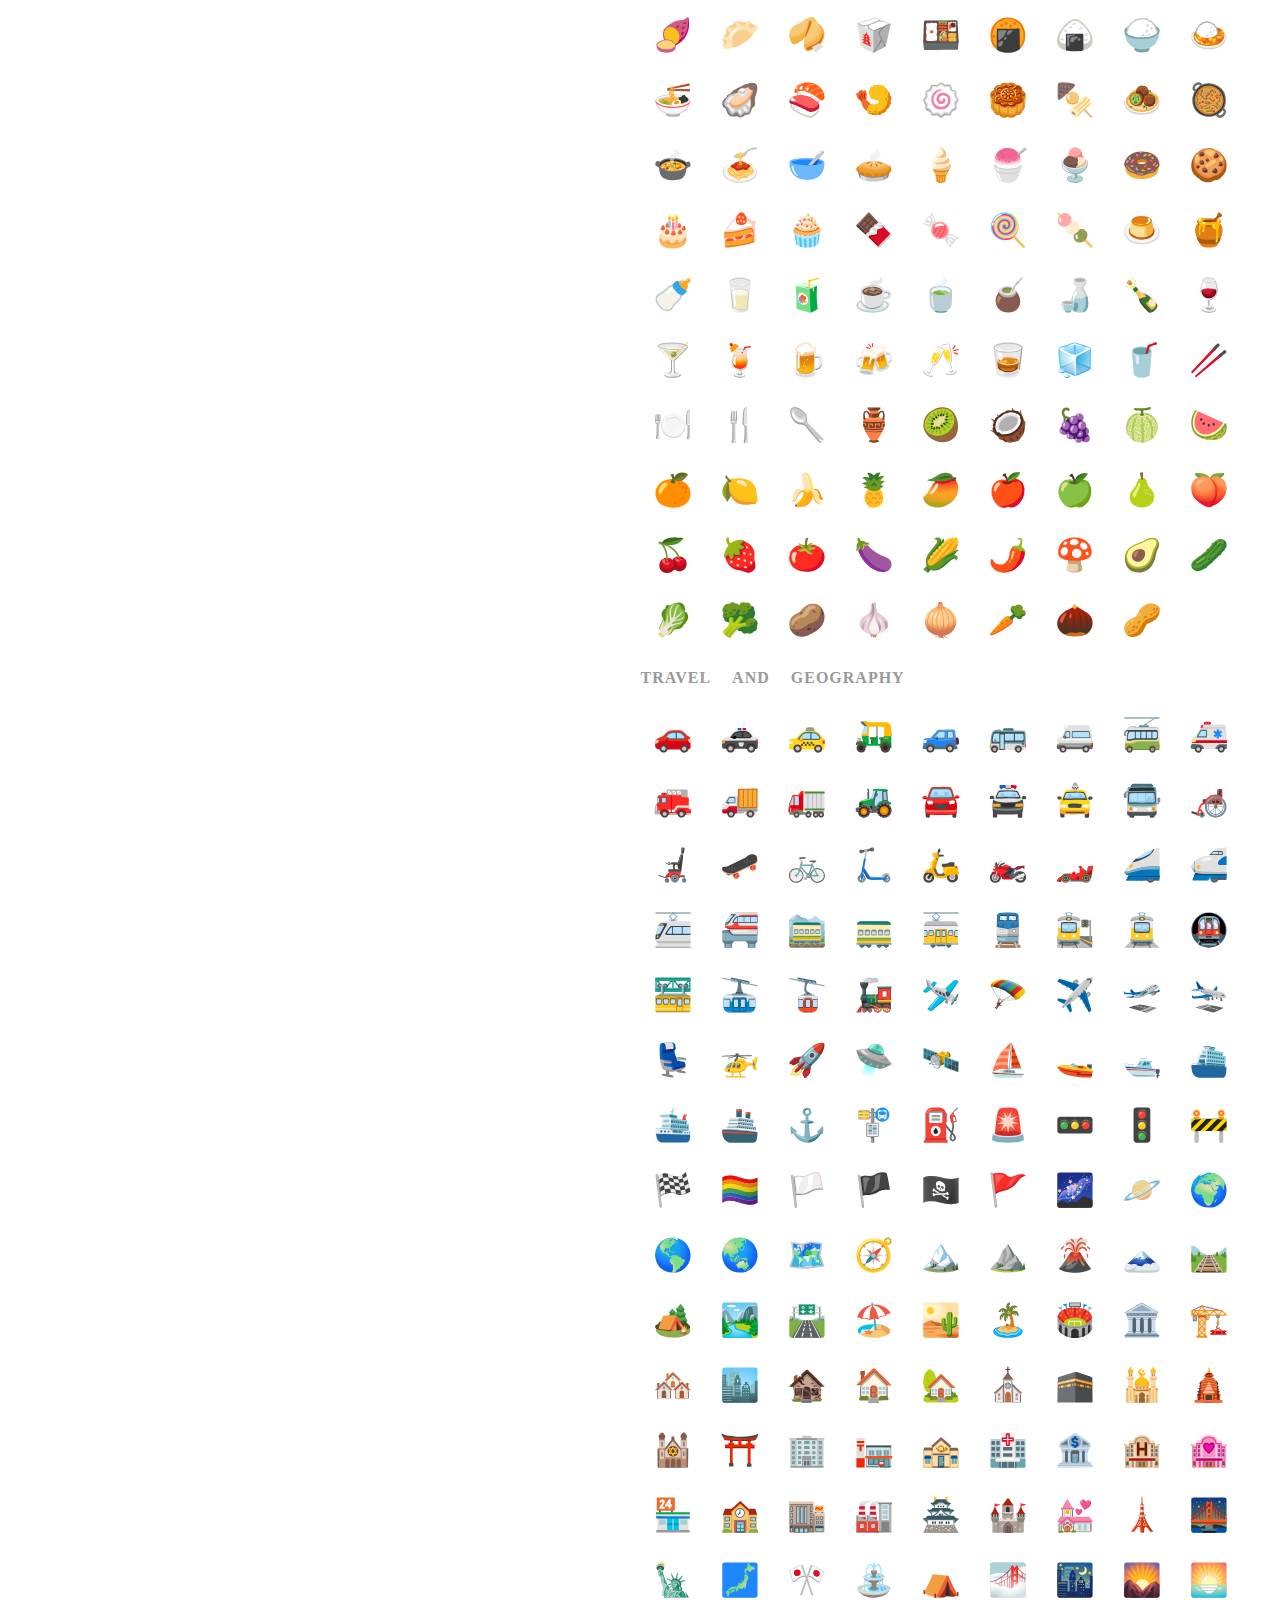
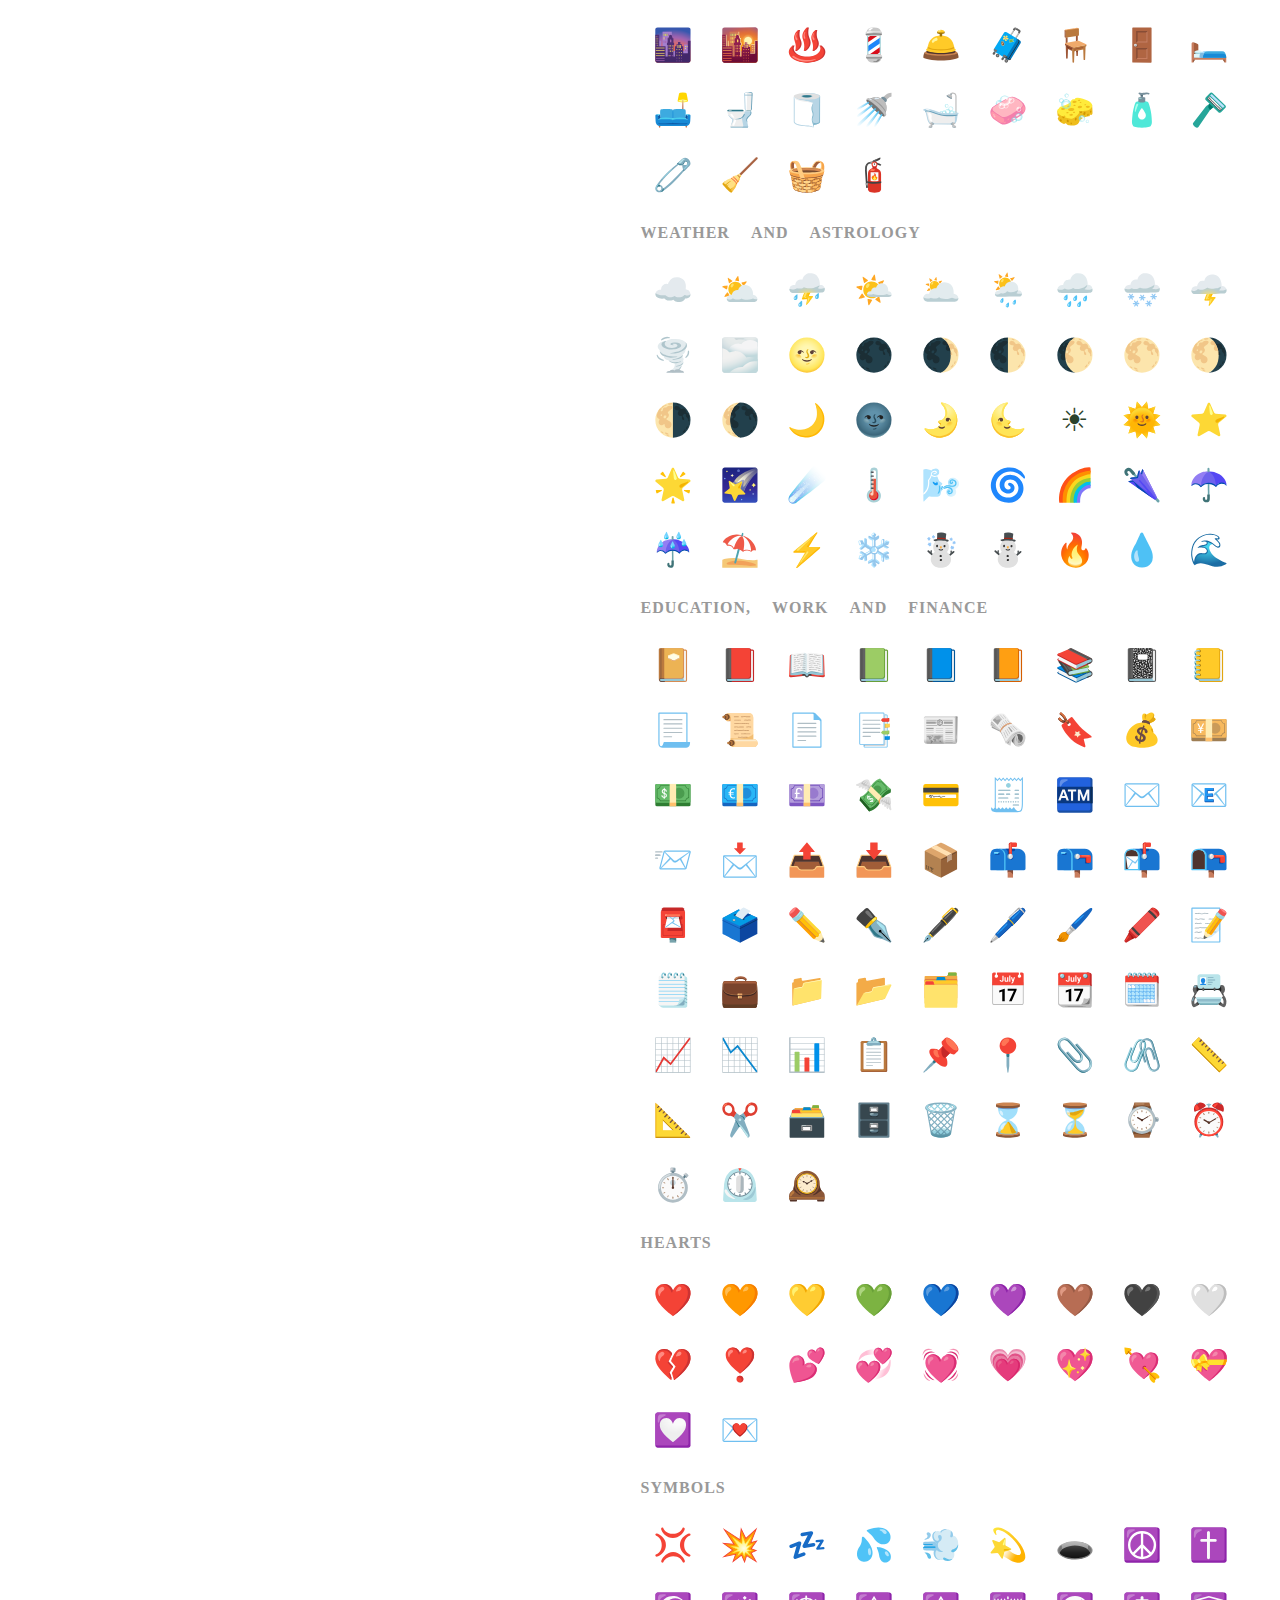
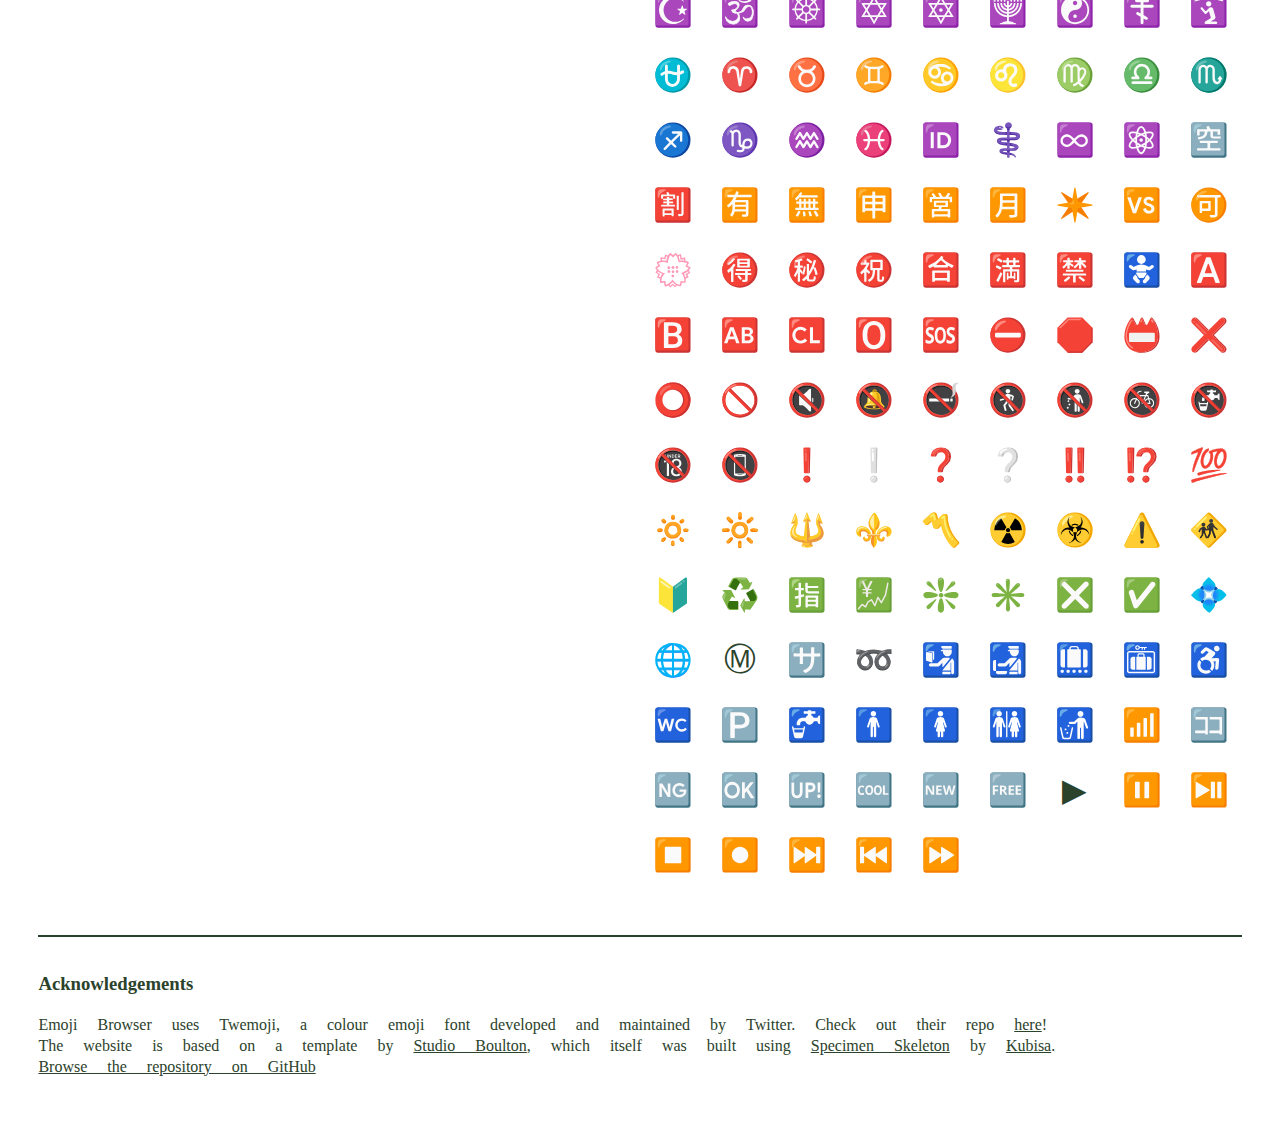
<file: Emoji Browser.html>
<!DOCTYPE html>
<html lang="en" data-dark-mode="false">
	<head>
		<meta charset="utf-8">
		<meta name="viewport" content="width=device-width, initial-scale=1">
		<meta name="description" content="Emoji Browser is a minimalistic emoji browser created by Thomas Rettig.">
		<meta name="author" content="Thomas Rettig">
		<title>Emoji Browser</title>
		<!--PWA-->
		<link rel="icon" type="image/svg+xml" href="images/icon.svg">
		<meta name="theme-color" media="(prefers-color-scheme: light)" content="#eee">
        <meta name="theme-color" media="(prefers-color-scheme: dark)" content="#2b422b">
        <meta name="apple-mobile-web-app-capable" content="yes">
        <!--Stylesheets-->
		<link rel="preconnect" href="https://fonts.googleapis.com">
		<link rel="preconnect" href="https://fonts.gstatic.com" crossorigin>
		<link href="https://fonts.googleapis.com/css2?family=Noto+Color+Emoji&display=swap" rel="stylesheet">
		<link href="styles.css" rel="stylesheet">
		<link href="https://rsms.me/inter/inter.css" rel="stylesheet">
		<!--Javascript-->
		<script src="script.js"></script>
		<script>
			document.documentElement.setAttribute("data-dark-mode", localStorage.getItem("dark-mode"));
		</script>
		<!--Twitter-->
		<meta name="twitter:card" content="summary_large_image">
        <meta name="twitter:site" content="@thomasrettig13">
        <meta name="twitter:creator" content="@thomasrettig13">
        <meta name="twitter:title" content="Emoji Browser">
        <meta name="twitter:description" content="Emoji Browser is a minimalistic emoji browser created by Thomas Rettig.">
        <!--OpenGraph-->
        <meta property="og:title" content="Emoji Browser">
        <meta property="og:type" content="website">
        <meta property="og:site_name" content="Emoji Browser">
        <meta property="og:description" content="Emoji Browser is a minimalistic emoji browser created by Thomas Rettig.">
	</head>
	<body>
	<main>
		<nav>
			<button aria-labelledby="toggle-label" type="button" class="dark-mode-toggle">
				<span hidden="true" id="toggle-label">toggle dark and light mode</span>
				<svg xmlns="http://www.w3.org/2000/svg" width="24" height="24" viewBox="0 0 24 24" fill="none" stroke="currentColor" stroke-width="2" stroke-linecap="round" stroke-linejoin="round" aria-hidden="true">
					<circle fill="var(--light)" cx="12" cy="12" r="5">
					<g stroke="currentColor">
						<line x1="12" y1="1" x2="12" y2="3">
						<line x1="12" y1="21" x2="12" y2="23">
						<line x1="4.22" y1="4.22" x2="5.64" y2="5.64">
						<line x1="18.36" y1="18.36" x2="19.78" y2="19.78">
						<line x1="1" y1="12" x2="3" y2="12">
						<line x1="21" y1="12" x2="23" y2="12">
						<line x1="4.22" y1="19.78" x2="5.64" y2="18.36">
						<line x1="18.36" y1="5.64" x2="19.78" y2="4.22">
					</g>
				</svg>
			</button>
		</nav>
		<section class="container">
			<div class="masthead">
				<div class="masthead-title stix-two-text">
					<h2 class="type-xl">Emoji Browser</h2>
				</div>
				<div class="masthead-meta">
					<p>A minimalistic emoji browser created by Thomas Rettig. Works best in Firefox.</p>
				</div>
			</div>
		</section>

	<!-- Character Grid -->

		<div class="container">
			<div class="container-glyphs pb-3u pt-3u stix-two-text">
		<div class="character-grid ltr">
				<h3>Emotion</h3>

				<ol class="character-grid-list">
				
					<li>😀</li>
				
					<li>😁</li>
				
					<li>😂</li>
				
					<li>🤣</li>
				
					<li>😃</li>

					<li>😄</li>

					<li>😅</li>
				
					<li>😆</li>
				
					<li>😉</li>
				
					<li>😊</li>
				
					<li>😋</li>

					<li>😎</li>

					<li>🙂</li>
				
					<li>😍</li>
				
					<li>😘</li>
				
					<li>🥰</li>
				
					<li>😗</li>
				
					<li>😙</li>
				
					<li>😚</li>
				
					<li style="font-family:Twitter Color Emoji;">☺</li> <!--Prevent Windows from defaulting to Segoe UI Symbols-->
				
					<li>🤩</li>
				
					<li>🤗</li>
				
					<li>🤔</li>
				
					<li>🤨</li>
				
					<li>😐</li>
				
					<li>😑</li>
				
					<li>😶</li>
				
					<li>🙄</li>
				
					<li>😏</li>
				
					<li>😣</li>
				
					<li>😥</li>
				
					<li>😮</li>
				
					<li>🤐</li>
				
					<li>😯</li>
				
					<li>😪</li>
				
					<li>😫</li>
				
					<li>🥱</li>
				
					<li>😴</li>
				
					<li>😌</li>
				
					<li>😛</li>
				
					<li>😜</li>
				
					<li>😝</li>
				
					<li>🤤</li>
				
					<li>😒</li>
				
					<li>😓</li>
				
					<li>😔</li>
				
					<li>😕</li>
				
					<li>🙃</li>
				
					<li>🤑</li>
				
					<li>😲</li>
				
					<li>☹</li>
				
					<li>🙁</li>
				
					<li>😖</li>
				
					<li>😞</li>
				
					<li>😟</li>
				
					<li>😤</li>
				
					<li>😢</li>
				
					<li>😭</li>
				
					<li>😦</li>
				
					<li>😧</li>
				
					<li>😨</li>
				
					<li>😩</li>

					<li>🤯</li>
				
					<li>😬</li>
				
					<li>😰</li>
				
					<li>😱</li>

					<li>🥵</li>

					<li>🥶</li>
				
					<li>😳</li>
				
					<li>🤪</li>
				
					<li>😵</li>

					<li>🥴</li>
				
					<li>😠</li>

					<li>😡</li>

					<li>🤬</li>
				
					<li>😷</li>
				
					<li>🤒</li>
				
					<li>🤕</li>

					<li>🤢</li>
				
					<li>🤮</li>

					<li>🤧</li>

					<li>😇</li>
				
					<li>🥳</li>
				
					<li>🥺</li>
				
					<li>🤠</li>

					<li>🤡</li>

					<li>🤥</li>

					<li>🤫</li>

					<li>🤭</li>

					<li>🧐</li>

					<li>🤓</li>

					<li>😈</li>

					<li>👿</li>

					<li>👹</li>

					<li>👺</li>

					<li>💩</li>

					<li>👻</li>

					<li>💀</li>

					<li>☠️</li>

					<li>👽</li>

					<li>👾</li>

					<li>🤖</li>

					<li>🎃</li>

					<li>😺</li>

					<li>😸</li>

					<li>😹</li>

					<li>😻</li>

					<li>😼</li>

					<li>😽</li>

					<li>🙀</li>

					<li>😿</li>

					<li>😾</li>
				
				</ol>
			
				
				<h3>Gestures and body parts</h3>

				<ol class="character-grid-list">
				
					<li>👋</li>
					<li>🤚</li>
					<li>🖐</li>
					<li>✋</li>
					<li>🖖</li>
					<li>👌</li>
					<li>🤌</li>
					<li>🤏</li>
					<li>✌️</li>
					<li>🤞</li>
					<li>🤟</li>
					<li>🤘</li>
					<li>🤙</li>
					<li>👈</li>
					<li>👉</li>
					<li>👆</li>
					<li>🖕</li>
					<li>👇</li>
					<li>☝️</li>
					<li>👍</li>
					<li>👎</li>
					<li>✊</li>
					<li>👊</li>
					<li>🤛</li>
					<li>🤜</li>
					<li>👏</li>
					<li>🙌</li>
					<li>👐</li>
					<li>🤲</li>
					<li>🤝</li>
					<li>🙏</li>
					<li>✍️</li>
					<li>💅</li>
					<li>🤳</li>
					<li>💪</li>
					<li>🦾</li>
					<li>🦵</li>
					<li>🦿</li>
					<li>🦶</li>
					<li>👣</li>
					<li>👂</li>
					<li>🦻</li>
					<li>👃</li>
					<li>🫀</li> <!--human heart-->
					<li>🫁</li> <!--human lung-->
					<li>🧠</li>
					<li>🦷</li>
					<li>🦴</li>
					<li>👀</li>
					<li>👁</li>
					<li>👅</li>
					<li>👄</li>
					<li>💋</li>
					<li>🩸</li>

				</ol>
			
				
				<h3>People</h3>
				<ol class="character-grid-list">
				
					<li>👩</li>
				
					<li>👨</li>
				
					<li>🧑</li>
				
					<li>👧</li>
				
					<li>👦</li>
				
					<li>🧒</li>
				
					<li>👶</li>
				
					<li>👵</li>
				
					<li>👴</li>
				
					<li>🧓</li>
				
					<li>👩‍🦰</li>
				
					<li>👨‍🦰</li>
				
					<li>👩‍🦱</li>
				
					<li>👨‍🦱</li>
				
					<li>👩‍🦲</li>
				
					<li>👨‍🦲</li>
				
					<li>👩‍🦳</li>
				
					<li>👨‍🦳</li>
				
					<li>👱‍</li>
				
					<li>👸</li>
				
					<li>🤴</li>

					<li>👳‍</li>
				
					<li>👲</li>
				
					<li>🧔</li>
				
					<li>👼</li>
				
					<li>🤶</li>
				
					<li>🎅</li>
				
					<li>👮‍♀️</li>

					<li>👮‍♂️</li>
				
					<li>🕵️‍♀️</li>

					<li>🕵️‍♂️</li>
				
					<li>💂‍♀️</li>
				
					<li>💂‍♂️</li>
				
					<li>👷‍♀️</li>
				
					<li>👷‍♂️</li>
				
					<li>👩‍⚕️</li>
				
					<li>👨‍⚕️</li>

					<li>👩‍🎓</li>

					<li>👨‍🎓</li>
				
					<li>👩‍🏫</li>
				
					<li>👨‍🏫</li>
				
					<li>👩‍⚖️</li>
				
					<li>👨‍⚖️</li>
				
					<li>👩‍🌾</li>
				
					<li>👨‍🌾</li>

					<li>👩‍🍳</li>
				
					<li>👨‍🍳</li>

					<li>👩‍🔧</li>

					<li>👨‍🔧</li>
				
					<li>👩‍🏭</li>
				
					<li>👨‍🏭</li>
				
					<li>👩‍💼</li>
				
					<li>👨‍💼</li>
				
					<li>👩‍🔬</li>
				
					<li>👨‍🔬</li>

					<li>👩‍💻</li>
				
					<li>👨‍💻</li>
				
					<li>👩‍🎤</li>
				
					<li>👨‍🎤</li>
				
					<li>👩‍🎨</li>
				
					<li>👨‍🎨</li>

					<li>👩‍✈️</li>

					<li>👨‍✈️</li>
				
					<li>👩‍🚀</li>

					<li>👨‍🚀</li>

					<li>👩‍🚒</li>
				
					<li>👨‍🚒</li>

					<li>🧕</li>

					<li>👰</li>
				
					<li>🤵</li>

					<li>🤱</li>

					<li>🤰</li>
				
					<li>🦸‍♀️</li>

					<li>🦸‍♂️</li>

					<li>🦹‍♀️</li>
				
					<li>🦹‍♂️</li>

					<li>🧙‍♀️</li>

					<li>🧚‍♀️</li>
				
					<li>🧚‍♂️</li>

					<li>🧛‍♀️</li>

					<li>🧛‍♂️</li>
				
					<li>🧜‍♀️</li>

					<li>🧜‍♂️</li>

					<li>🧝‍♀️</li>
				
					<li>🧝‍♂️</li>

					<li>🧟‍♀️</li>

					<li>🧟‍♂️</li>
				
					<li>🙍‍♀️</li>

					<li>🙍‍♂️</li>

					<li>🙎‍♀️</li>
				
					<li>🙎‍♂️</li>

					<li>🙅‍♀️</li>

					<li>🙅‍♂️</li>
				
					<li>🙆‍♀️</li>

					<li>🙆‍♂️</li>

					<li>🧏‍♀️</li>
				
					<li>🧏‍♂️</li>

					<li>💁‍♀️</li>

					<li>💁‍♂️</li>
				
					<li>🙋‍♀️</li>

					<li>🙋‍♂️</li>

					<li>🙇‍♀️</li>
				
					<li>🙇‍♂️</li>

					<li>🤦‍♀️</li>

					<li>🤦‍♂️</li>
				
					<li>🤷‍♀️</li>

					<li>🤷‍♂️</li>

					<li>💆‍♀️</li>
				
					<li>💆‍♂️</li>

					<li>💇‍♀️</li>

					<li>💇‍♂️</li>
				
					<li>🧖‍♀️</li>

					<li>🧖‍♂️</li>

					<li>🤹‍♀️</li>
				
					<li>🤹‍♂️</li>

					<li>👩‍🦽</li>

					<li>👨‍🦽</li>
				
					<li>👩‍🦼</li>

					<li>👨‍🦼</li>

					<li>👩‍🦯</li>
				
					<li>👨‍🦯</li>

					<li>🧎‍♀️</li>

					<li>🧎‍♂️</li>
				
					<li>🧍‍♀️</li>

					<li>🧍‍♂️</li>

					<li>🚶‍♀️</li>
				
					<li>🚶‍♂️</li>

				</ol>

				<h3>Outdoor activities</h3>
				<ol class="character-grid-list">

					<li>🏃‍♀️</li>

					<li>🏃‍♂️</li>
				
					<li>💃</li>

					<li>🕺</li>

					<li>🧗‍♀️</li>
				
					<li>🧗‍♂️</li>

					<li>🧘‍♀️</li>

					<li>🧘‍♂️</li>
				
					<li>🛀</li>

					<li>🛌</li>

					<li>🕴</li>
				
					<li>🏇</li>

					<li>🏂</li>

					<li>🏌️‍♀️</li>
				
					<li>🏌️‍♂️</li>

					<li>🏄‍♀️</li>

					<li>🏄‍♂️</li>
				
					<li>🚣‍♀️</li>

					<li>🚣‍♂️</li>

					<li>🏊‍♀️</li>
				
					<li>🏊‍♂️</li>

					<li>🤽‍♀️</li>

					<li>🤽‍♂️</li>
				
					<li>🤾‍♀️</li>

					<li>🤾‍♂️</li>

					<li>⛹️‍♀️</li>

					<li>⛹️‍♂️</li>

					<li>🏋️‍♀️</li>

					<li>🚴‍♀️</li>

					<li>🚴‍♂️</li>
					
					<li>🚵‍♀️</li>

					<li>🚵‍♂️</li>

					<li>🤸‍♀️</li>
					
					<li>🤸‍♂️</li>

				</ol>

				<h3>Food and drink</h3>
				<ol class="character-grid-list">
				
					<li>🍕</li>
				
					<li>🍔</li>
				
					<li>🍟</li>
				
					<li>🌭</li>
				
					<li>🍿</li>

					<li>🧂</li>

					<li>🥓</li>
					
					<li>🥚</li>

					<li>🍳</li>

					<li>🧇</li>
					
					<li>🥞</li>

					<li>🧈</li>

					<li>🍞</li>
					
					<li>🥐</li>

					<li>🥨</li>

					<li>🥯</li>
					
					<li>🥖</li>

					<li>🧀</li>

					<li>🥗</li>
					
					<li>🥙</li>

					<li>🥪</li>

					<li>🌮</li>
					
					<li>🌯</li>

					<li>🥫</li>

					<li>🍖</li>
					
					<li>🍗</li>

					<li>🥩</li>

					<li>🍠</li>

					<li>🥟</li>

					<li>🥠</li>

					<li>🥡</li>

					<li>🍱</li>

					<li>🍘</li>

					<li>🍙</li>

					<li>🍚</li>

					<li>🍛</li>

					<li>🍜</li>

					<li>🦪</li>

					<li>🍣</li>

					<li>🍤</li>

					<li>🍥</li>

					<li>🥮</li>

					<li>🍢</li>

					<li>🧆</li>

					<li>🥘</li>

					<li>🍲</li>

					<li>🍝</li>

					<li>🥣</li>

					<li>🥧</li>

					<li>🍦</li>

					<li>🍧</li>

					<li>🍨</li>

					<li>🍩</li>

					<li>🍪</li>

					<li>🎂</li>

					<li>🍰</li>

					<li>🧁</li>

					<li>🍫</li>

					<li>🍬</li>

					<li>🍭</li>

					<li>🍡</li>

					<li>🍮</li>

					<li>🍯</li>

					<li>🍼</li>

					<li>🥛</li>

					<li>🧃</li>

					<li>☕</li>

					<li>🍵</li>

					<li>🧉</li>

					<li>🍶</li>

					<li>🍾</li>

					<li>🍷</li>

					<li>🍸</li>

					<li>🍹</li>

					<li>🍺</li>

					<li>🍻</li>

					<li>🥂</li>

					<li>🥃</li>

					<li>🧊</li>

					<li>🥤</li>

					<li>🥢</li>

					<li>🍽</li>

					<li>🍴</li>

					<li>🥄</li>

					<li>🏺</li>

					<li>🥝</li>

					<li>🥥</li>

					<li>🍇</li>

					<li>🍈</li>

					<li>🍉</li>

					<li>🍊</li>

					<li>🍋</li>

					<li>🍌</li>

					<li>🍍</li>

					<li>🥭</li>

					<li>🍎</li>

					<li>🍏</li>

					<li>🍐</li>

					<li>🍑</li>

					<li>🍒</li>

					<li>🍓</li>

					<li>🍅</li>

					<li>🍆</li>

					<li>🌽</li>

					<li>🌶</li>

					<li>🍄</li>

					<li>🥑</li>

					<li>🥒</li>

					<li>🥬</li>

					<li>🥦</li>

					<li>🥔</li>

					<li>🧄</li>

					<li>🧅</li>

					<li>🥕</li>

					<li>🌰</li>

					<li>🥜</li>
				
				</ol>
			
				
				<h3>Travel and Geography</h3>
				<ol class="character-grid-list">
				
					<li>🚗</li>
				
					<li>🚓</li>
				
					<li>🚕</li>
				
					<li>🛺</li>
				
					<li>🚙</li>
				
					<li>🚌</li>
				
					<li>🚐</li>
				
					<li>🚎</li>
				
					<li>🚑</li>
				
					<li>🚒</li>
				
					<li>🚚</li>
				
					<li>🚛</li>
				
					<li>🚜</li>
				
					<li>🚘</li>
				
					<li>🚔</li>
				
					<li>🚖</li>
				
					<li>🚍</li>
				
					<li>🦽</li>
				
					<li>🦼</li>
				
					<li>🛹</li>
				
					<li>🚲</li>
				
					<li>🛴</li>
				
					<li>🛵</li>
				
					<li>🏍</li>
				
					<li>🏎</li>
				
					<li>🚄</li>
				
					<li>🚅</li>
				
					<li>🚈</li>
				
					<li>🚝</li>
				
					<li>🚞</li>
				
					<li>🚃</li>
				
					<li>🚋</li>
				
					<li>🚆</li>
				
					<li>🚉</li>
				
					<li>🚊</li>
			
					<li>🚇</li>
				
					<li>🚟</li>
				
					<li>🚠</li>
				
					<li>🚡</li>
				
					<li>🚂</li>
				
					<li>🛩</li>
				
					<li>🪂</li>
				
					<li>✈</li>
				
					<li>🛫</li>
				
					<li>🛬</li>
				
					<li>💺</li>
				
					<li>🚁</li>
				
					<li>🚀</li>
				
					<li>🛸</li>
				
					<li>🛰</li>
				
					<li>⛵</li>
				
					<li>🚤</li>
				
					<li>🛥</li>
				
					<li>⛴</li>
				
					<li>🛳</li>
				
					<li>🚢</li>
				
					<li>⚓</li>
				
					<li>🚏</li>
				
					<li>⛽</li>
				
					<li>🚨</li>
				
					<li>🚥</li>
				
					<li>🚦</li>
				
					<li>🚧</li>
				
					<li>🏁</li>
				
					<li>🏳‍🌈</li>
				
					<li>🏳</li>
				
					<li>🏴</li>
				
					<li>🏴‍☠️</li>
				
					<li>🚩</li>
				
					<li>🌌</li>
				
					<li>🪐</li>
				
					<li>🌍</li>
				
					<li>🌎</li>
				
					<li>🌏</li>
				
					<li>🗺</li>
				
					<li>🧭</li>
				
					<li>🏔</li>
				
					<li>⛰</li>
				
					<li>🌋</li>
				
					<li>🗻</li>
				
					<li>🛤</li>
				
					<li>🏕</li>
				
					<li>🏞</li>
				
					<li>🛣</li>
				
					<li>🏖</li>
				
					<li>🏜</li>
				
					<li>🏝</li>
				
					<li>🏟</li>
				
					<li>🏛</li>
				
					<li>🏗</li>
				
					<li>🏘</li>
				
					<li>🏙</li>
				
					<li>🏚</li>
				
					<li>🏠</li>
				
					<li>🏡</li>
				
					<li>⛪</li>
				
					<li>🕋</li>
				
					<li>🕌</li>
				
					<li>🛕</li>
				
					<li>🕍</li>
				
					<li>⛩</li>
				
					<li>🏢</li>
				
					<li>🏣</li>
				
					<li>🏤</li>
				
					<li>🏥</li>
				
					<li>🏦</li>
				
					<li>🏨</li>
				
					<li>🏩</li>
				
					<li>🏪</li>
				
					<li>🏫</li>
				
					<li>🏬</li>
				
					<li>🏭</li>
				
					<li>🏯</li>
				
					<li>🏰</li>
				
					<li>💒</li>
				
					<li>🗼</li>
				
					<li>🌉</li>
				
					<li>🗽</li>
				
					<li>🗾</li>
				
					<li>🎌</li>
				
					<li>⛲</li>
				
					<li>⛺</li>
				
					<li>🌁</li>
				
					<li>🌃</li>
				
					<li>🌄</li>
				
					<li>🌅</li>
				
					<li>🌆</li>
				
					<li>🌇</li>
				
					<li>♨</li>
				
					<li>💈</li>
				
					<li>🛎</li>
				
					<li>🧳</li>
				
					<li>🪑</li>
				
					<li>🚪</li>
				
					<li>🛏</li>
				
					<li>🛋</li>
				
					<li>🚽</li>
				
					<li>🧻</li>
				
					<li>🚿</li>
				
					<li>🛁</li>
				
					<li>🧼</li>
				
					<li>🧽</li>
				
					<li>🧴</li>
				
					<li>🪒</li>
				
					<li>🧷</li>
				
					<li>🧹</li>
				
					<li>🧺</li>
				
					<li>🧯</li>

				</ol>

				<h3>Weather and astrology</h3>
				<ol class="character-grid-list">
				
					<li>☁</li>
				
					<li>⛅</li>
				
					<li>⛈</li>
				
					<li>🌤</li>
				
					<li>🌥</li>
				
					<li>🌦</li>
				
					<li>🌧</li>
				
					<li>🌨</li>
				
					<li>🌩</li>
				
					<li>🌪</li>
				
					<li>🌫</li>
				
					<li>🌝</li>
				
					<li>🌑</li>
				
					<li>🌒</li>
				
					<li>🌓</li>
				
					<li>🌔</li>
				
					<li>🌕</li>
				
					<li>🌖</li>
				
					<li>🌗</li>
				
					<li>🌘</li>
				
					<li>🌙</li>
				
					<li>🌚</li>
				
					<li>🌛</li>
				
					<li>🌜</li>
				
					<li style="font-family: Twitter Color Emoji;">☀</li>
				
					<li>🌞</li>
				
					<li>⭐</li>
				
					<li>🌟</li>
				
					<li>🌠</li>
				
					<li>☄</li>
				
					<li>🌡</li>
				
					<li>🌬</li>
				
					<li>🌀</li>
				
					<li>🌈</li>
				
					<li>🌂</li>
				
					<li>☂</li>
				
					<li>☔</li>
				
					<li>⛱</li>
				
					<li>⚡</li>
				
					<li>❄</li>
				
					<li>☃</li>
				
					<li>⛄</li>
				
					<li>🔥</li>
				
					<li>💧</li>
				
					<li>🌊</li>

				</ol>
			
				
				<h3>Education, work and finance</h3>
				<ol class="character-grid-list">
				
					<li>📔</li>
				
					<li>📕</li>
				
					<li>📖</li>
				
					<li>📗</li>
				
					<li>📘</li>
				
					<li>📙</li>
				
					<li>📚</li>
				
					<li>📓</li>
				
					<li>📒</li>
				
					<li>📃</li>
				
					<li>📜</li>
				
					<li>📄</li>
				
					<li>📑</li>
				
					<li>📰</li>
				
					<li>🗞</li>
				
					<li>🔖</li>
				
					<li>💰</li>
			
					<li>💴</li>
				
					<li>💵</li>
				
					<li>💶</li>
				
					<li>💷</li>
				
					<li>💸</li>
				
					<li>💳</li>
				
					<li>🧾</li>
				
					<li>🏧</li>
				
					<li>✉</li>
				
					<li>📧</li>
				
					<li>📨</li>
				
					<li>📩</li>
				
					<li>📤</li>
				
					<li>📥</li>
				
					<li>📦</li>
				
					<li>📫</li>
				
					<li>📪</li>
				
					<li>📬</li>
				
					<li>📭</li>
				
					<li>📮</li>
				
					<li>🗳</li>
				
					<li>✏</li>
				
					<li>✒</li>
				
					<li>🖋</li>
				
					<li>🖊</li>
				
					<li>🖌</li>
				
					<li>🖍</li>
				
					<li>📝</li>
				
					<li>🗒</li>
				
					<li>💼</li>
				
					<li>📁</li>

					<li>📂</li>

					<li>🗂</li>

					<li>📅</li>

					<li>📆</li>

					<li>🗓</li>

					<li>📇</li>

					<li>📈</li>

					<li>📉</li>

					<li>📊</li>

					<li>📋</li>

					<li>📌</li>

					<li>📍</li>

					<li>📎</li>

					<li>🖇</li>

					<li>📏</li>

					<li>📐</li>

					<li>✂</li>

					<li>🗃</li>

					<li>🗄</li>

					<li>🗑</li>

					<li>⌛</li>

					<li>⏳</li>

					<li>⌚</li>

					<li>⏰</li>

					<li>⏱</li>

					<li>⏲</li>

					<li>🕰</li>
				
				</ol>
			
				
				<h3>Hearts</h3>
				<ol class="character-grid-list">
				
					<li>❤</li>
				
					<li>🧡</li>
				
					<li>💛</li>
				
					<li>💚</li>
				
					<li>💙</li>
				
					<li>💜</li>
				
					<li>🤎</li>
				
					<li>🖤</li>
				
					<li>🤍</li>
				
					<li>💔</li>
				
					<li>❣</li>
				
					<li>💕</li>
				
					<li>💞</li>
				
					<li>💓</li>
				
					<li>💗</li>
				
					<li>💖</li>
				
					<li>💘</li>
				
					<li>💝</li>
				
					<li>💟</li>
				
					<li>💌</li>

				</ol>

				<h3>Symbols</h3>
				<ol class="character-grid-list">
				
					<li>💢</li>
				
					<li>💥</li>
				
					<li>💤</li>
				
					<li>💦</li>
				
					<li>💨</li>
				
					<li>💫</li>
				
					<li>🕳</li>
				
					<li>☮</li>
				
					<li>✝</li>
				
					<li>☪</li>
				
					<li>🕉</li>
				
					<li>☸</li>
				
					<li>✡</li>
				
					<li>🔯</li>
				
					<li>🕎</li>
				
					<li>☯</li>
				
					<li>☦</li>
				
					<li>🛐</li>
				
					<li>⛎</li>
				
					<li>♈</li>
				
					<li>♉</li>
				
					<li>♊</li>
				
					<li>♋</li>
				
					<li>♌</li>
				
					<li>♍</li>
				
					<li>♎</li>
				
					<li>♏</li>
				
					<li>♐</li>
				
					<li>♑</li>
				
					<li>♒</li>
				
					<li>♓</li>
				
					<li>🆔</li>
				
					<li>⚕</li>

					<li>♾</li>

					<li>⚛</li>

					<li>🈳</li>

					<li>🈹</li>

					<li>🈶</li>

					<li>🈚</li>

					<li>🈸</li>

					<li>🈺</li>

					<li>🈷</li>

					<li>✴</li>

					<li>🆚</li>

					<li>🉑</li>

					<li>💮</li>

					<li>🉐</li>

					<li>㊙</li>

					<li>㊗</li>

					<li>🈴</li>

					<li>🈵</li>

					<li>🈲</li>

					<li>🚼</li>

					<li>🅰</li>

					<li>🅱</li>

					<li>🆎</li>

					<li>🆑</li>

					<li>🅾</li>

					<li>🆘</li>

					<li>⛔</li>

					<li>🛑</li>

					<li>📛</li>

					<li>❌</li>

					<li>⭕</li>

					<li>🚫</li>

					<li>🔇</li>

					<li>🔕</li>

					<li>🚭</li>

					<li>🚷</li>

					<li>🚯</li>

					<li>🚳</li>

					<li>🚱</li>

					<li>🔞</li>

					<li>📵</li>

					<li>❗</li>

					<li>❕</li>

					<li>❓</li>

					<li>❔</li>

					<li>‼</li>

					<li>⁉</li>

					<li>💯</li>

					<li>🔅</li>

					<li>🔆</li>

					<li>🔱</li>

					<li>⚜</li>

					<li>〽</li>

					<li>☢</li>

					<li>☣</li>

					<li>⚠</li>

					<li>🚸</li>

					<li>🔰</li>

					<li>♻</li>

					<li>🈯</li>

					<li>💹</li>

					<li>❇</li>

					<li>✳</li>

					<li>❎</li>

					<li>✅</li>

					<li>💠</li>

					<li>🌐</li>

					<li style="font-family:Twemoji Mozilla;">Ⓜ</li>

					<li>🈂</li>

					<li>➿</li>

					<li>🛂</li>

					<li>🛃</li>

					<li>🛄</li>

					<li>🛅</li>

					<li>♿</li>

					<li>🚾</li>

					<li>🅿</li>

					<li>🚰</li>

					<li>🚹</li>

					<li>🚺</li>

					<li>🚻</li>

					<li>🚮</li>

					<li>📶</li>

					<li>🈁</li>

					<li>🆖</li>

					<li>🆗</li>

					<li>🆙</li>

					<li>🆒</li>

					<li>🆕</li>

					<li>🆓</li>

					<li style="font-family: Twemoji Mozilla;">▶</li>

					<li>⏸</li>

					<li>⏯</li>

					<li>⏹</li>

					<li>⏺</li>

					<li>⏭</li>

					<li>⏮</li>

					<li>⏩</li>

				
				</ol>

		</div>
		<div class="container-preview">
			<div class="character-grid-zoom-container">
				<div class="character-grid-zoom">⃝</div>
			</div>
		</div>
	</div>
		</div>
		<div class="container">
			<div class="language pb-3u pt-1u stix-two-text">
		<div>
			<h3 id="coverage">Acknowledgements</h3>
			<p>Emoji Browser uses Twemoji, a colour emoji font developed and maintained by Twitter. Check out their repo <a href="https://github.com/twitter/twemoji" target="blank">here</a>! <br>The website is based on a template by <a href="https://www.studioboulton.com/">Studio Boulton</a>, which itself was built using <a href="https://github.com/kabisa/specimen-skeleton">Specimen Skeleton</a> by <a href="https://kabisa.nl/">Kubisa</a>.<br><a href="https://github.com/markboulton/specimen-builder">Browse the repository on GitHub</a></p>
		</div>
	</div>

		</div>

		</div>
	</main>
		<script>
			document.querySelector(".dark-mode-toggle").addEventListener("click", () => {
				const isDarkMode = localStorage.getItem("dark-mode") === "true";
				document.documentElement.setAttribute("data-dark-mode", !isDarkMode);
				localStorage.setItem("dark-mode", !isDarkMode);
			});
		</script>
	</body>
</html>
</file>
<file: styles.css>
::-webkit-scrollbar {
	width: 15px;
	height: 15px;
}

::-webkit-scrollbar-track {
	background: none;
}

::-webkit-scrollbar-thumb {
	background: #bbb;
}

::-webkit-scrollbar-thumb:hover {
	background: ##7d7d7d;
}

/*selection*/

 ::selection {
	background: var(--text);
	color: var(--background);
}

nav {
	padding-top: 10px;
}

ol {
	margin: 0;
	padding: 0;
}

.container-glyphs {
	display: grid;
	grid-template-columns: 1fr 1fr;
	grid-template-rows: 1fr;
	gap: 1px 1px;
	grid-template-areas: "glyphs preview";
	position: relative;
	user-select: none;
}


/* Responsive layout styles */

@media only screen and (max-width: 590px) {
	.container-glyphs {
		display: block;
		width: 94vw;
	}
}

.character-grid-zoom-container {
	pointer-events: none;
	position: sticky;
	top: 0;
	background: var(--background);
	font-size: 28vw;
	text-align: center;
}


/* Responsive layout styles */

@media only screen and (max-width: 590px) {
	.character-grid-zoom-container {
		display: none;
	}
}

.container-preview {
	grid-area: glyphs;
	position: absolute;
	top: 0;
	left: 0;
	right: 0;
	bottom: 0;
}

.character-grid {
	grid-area: preview;
}

.character-grid-list {
	list-style-type: none;
	display: grid;
	grid-template-columns: repeat( auto-fill, minmax(var(--character-grid-cell), 1fr));
	gap: 1px;
	font-size: var(--character-grid-font-zize);
}

.character-grid-list>li {
	display: flex;
	height: var(--character-grid-cell);
	justify-content: center;
	align-items: center;
	border-radius: 10px;
}

.character-grid-list>li:hover {
	cursor: pointer;
	background-color: var(--text);
	color: var(--background);
}

*,
*::before,
*::after {
	box-sizing: border-box;
}

html,
body {
	padding: 0;
	margin: 0;
}

ol,
ul {
	list-style-type: none;
	padding: 0;
}

p {
	text-wrap: balance;
}

.interactive-controls {
	--label-width: 7em;
}

.interactive-controls-container {
	margin: 1rem 0;
}

.interactive-controls-text {
	font-size: calc(var(--font-size) * 1px);
	line-height: var(--line-height);
}


/* Responsive layout styles */

@media only screen and (max-width: 590px) {
	.interactive-controls-text {
		font-size: calc(var(--font-size) * 0.6px);
	}
}

.interactive-controls-instances,
.interactive-controls-sliders li {
	display: flex;
	align-items: center;
}

.interactive-controls label {
	flex: none;
	min-width: var(--label-width);
}

.interactive-controls-instances select,
.interactive-controls-slider {
	width: 100%;
}

main {
	max-width: 90rem;
	margin: 0 auto;
}

.fonts-loaded main {
	display: block;
}

/* --------- Global styles --------- */

:root {
	--light: #fff;
	--dark: #2b422b;
	--grey-light: #eee;
	--grey-mid: #999;
	--grey-dark: #666;
	--text: var(--dark);
	--background: var(--light);
	--font-system: -apple-system, BlinkMacSystemFont, "Inter var", "Noto Color Emoji", Twitter Color Emoji, TwemojiMozilla, Segoe UI Emoji;
	--specimen-fallback-font: var(--font-system);
	--character-grid-cell: 4rem;
	--character-grid-font-zize: 2rem;
	--character-grid-gap: 0;
}

/* For dark mode */

html[data-dark-mode="true"] {
	--text: var(--light);
	--background: var(--dark);
	--grey-mid: #c3cdc3;
}

body {
	font-family: var(--font-system);
	color: var(--text);
	background-color: var(--background);
}

main {
	max-width: 90rem;
	padding: 0 3vw;
}

a {
	color: inherit;
}

button {
	padding: 0.5rem;
	border: none;
	font: inherit;
	color: inherit;
	background-color: transparent;
	cursor: pointer;
}

select {
	padding: 1px;
	font-family: var(--font-system);
	border-width: 0px;
	border-radius: 5px;
	margin-left: 5px;
}

select:focus-visible {
	outline-style: none;
}

.ltr {
	direction: ltr;
}

.rtl {
	direction: rtl;
	unicode-bidi: bidi-override;
}

.ltrttb {
	writing-mode: vertical-lr;
	-webkit-text-orientation: upright;
	text-orientation: upright;
}

.rtlttb {
	writing-mode: vertical-rl;
	-webkit-text-orientation: upright;
	text-orientation: upright;
}


/* Spacing utility classes */

.mt-1u {
	margin-top: 1rem;
}

.mt-2u {
	margin-top: 2rem;
}

.mt-3u {
	margin-top: 3rem;
}

.mt-4u {
	margin-top: 4rem;
}

.mt-5u {
	margin-top: 5rem;
}

.mb-1u {
	margin-bottom: 1rem;
}

.mb-2u {
	margin-bottom: 2rem;
}

.mb-3u {
	margin-bottom: 3rem;
}

.mb-4u {
	margin-bottom: 4rem;
}

.mb-5u {
	margin-bottom: 5rem;
}

.pt-1u {
	padding-top: 1rem;
}

.pt-2u {
	padding-top: 2rem;
}

.pt-3u {
	padding-top: 3rem;
}

.pt-4u {
	padding-top: 4rem;
}

.pt-5u {
	padding-top: 5rem;
}

.pb-1u {
	padding-bottom: 1rem;
}

.pb-2u {
	padding-bottom: 2rem;
}

.pb-3u {
	padding-bottom: 3rem;
	user-select: none;
}

.pb-4u {
	padding-bottom: 4rem;
}

.pb-5u {
	padding-bottom: 5rem;
}


/* Typesetting utility classes */

.italic {
	font-style: italic;
}


/* Font sizes (relative to viewport) */

.type-8xl {
	font-size: clamp(5rem, 25vw, 21rem);
	padding: 0;
	margin: 0;
}

.type-7xl {
	font-size: clamp(4rem, 17vw, 17.5rem);
	padding: 0;
	margin: 0;
}

.type-6xl {
	font-size: clamp(3rem, 15vw, 15.5rem);
	padding: 0;
	margin: 0;
}

.type-5xl {
	font-size: clamp(2rem, 14vw, 14rem);
	padding: 0;
	margin: 0;
}

.type-4xl {
	font-size: clamp(1.6rem, 6vw, 8rem);
	padding: 0;
	margin: 0;
}

.type-3xl {
	font-size: clamp(3rem, 5vw, 6.2rem);
}

.type-2xl {
	font-size: clamp(1.8rem, 3vw, 3.4rem);
}

.type-xl {
	font-size: clamp(4rem, 2vw, 2.8rem);
	letter-spacing: -2.5px;
}

.type-l {
	font-size: clamp(1.3rem, 1.6vw, 1.8rem);
}

.type-m {
	font-size: clamp(1.2rem, 1.4vw, 1.6rem);
}

.type-s {
	font-size: 0.8rem;
}

.type-xs {
	font-size: 0.7rem;
}

.type-2xs {
	font-size: 0.6rem;
}

.type-3xs {
	font-size: 0.5rem;
}

.align-right {
	text-align: right;
}


/* Columns */

.columns-2 {
	column-count: 2;
	column-gap: 1em;
}

.columns-3 {
	column-count: 3;
	column-gap: 0.8em;
}


/* Global styles */

.container {
	border-top: 2px solid var(--text);
	padding: 0;
}


/* CONTAINER: Masthead */

.masthead {
	display: grid;
	grid-template-columns: 3fr 1fr;
	grid-template-rows: 1fr;
	gap: 1px 1px;
	grid-template-areas: "title meta";
}


/* Responsive layout styles */

@media only screen and (max-width: 590px) {
	.masthead {
		display: inline-block;
	}
	.masthead-meta {
		text-align: left !important;
	}
}

.masthead-title {
	grid-area: title;
}

.masthead-meta {
	grid-area: meta;
	/*! font-size: 0.8rem; */
	font-family: var(--font-system);
	line-height: 1.3;
	align-self: center;
	font-weight: 500;
	text-align: right;
}

.faux-button {
	background-color: var(--text);
	display: inline-block;
	padding: 1em 3em;
	margin: 2em 0 0 0;
	color: var(--background);
	text-decoration: none;
	font-weight: 600;
	border: 1px solid var(--background);
	transition-duration: 200ms;
	transition-property: color, background-color, border;
	transition-timing-function: ease;
	border-radius: 8px;
}

.faux-button:hover {
	background-color: var(--background);
	color: var(--text);
	border: 1px solid var(--text);
}


/* Meta */

.meta {
	font-family: var(--font-system);
	text-transform: uppercase;
	letter-spacing: 1px;
	font-size: 0.7em;
	color: var(--grey-mid);
}


/* Preview layout */

.interactive-controls {
	display: grid;
	grid-template-columns: 3fr 1fr;
	grid-template-rows: 1fr;
	gap: 1px 1px;
	grid-template-areas: "preview controls";
}


/* Responsive layout styles */

@media only screen and (max-width: 590px) {
	.interactive-controls {
		display: inline-block;
	}
}

.controls {
	grid-area: controls;
	border-left: 1px solid var(--text);
	padding-left: 1vw;
	font-family: var(--font-system);
}


/* Responsive layout styles */

@media only screen and (max-width: 590px) {
	.controls {
		border: none;
	}
}

.interactive-controls-text {
	grid-area: preview;
	padding: 0 50px 0 0;
}

[contenteditable] {
	outline: 0 solid transparent;
}

.interactive-controls label {
	font-size: 0.8rem;
	font-weight: 400;
}

.interactive-controls-buttons button {
	padding: 8px 8px 5px 8px;
	color: var(--text);
	transition-property: color, background-color;
	transition-timing-function: ease;
	transition-duration: 200ms;
	border-radius: 10px;
}

.interactive-controls-buttons button svg {
	width: 18px;
	fill: currentColor;
	transition: fill 200ms ease;
}

.interactive-controls-buttons button.active {
	background: var(--grey-mid);
}


/* CONTAINER: Setting */

.setting {
	display: grid;
	grid-template-columns: 1fr 1fr;
	grid-gap: 2rem;
}


/* Responsive layout styles */

@media only screen and (max-width: 590px) {
	.setting {
		display: inline-block;
	}
}

.column-1 {
	grid-column: 1;
}

.column-2 {
	grid-column: 2;
}

.setting p {
	margin: 0.6em 0 0.4em 0;
	padding: 0;
}


/* CONTAINER: Character grid */

.character-grid h3 {
	font-family: var(--font-system);
	font-size: 1rem;
	color: var(--grey-mid);
	text-transform: uppercase;
	letter-spacing: 1px;
}

/* CONTAINER: Language */

.language {
	/*! font-size: 0.8rem; */
	font-family: var(--font-system);
	line-height: 1.3;
}

/* CONTAINER: Footer */

.footer {
	font-size: 0.8rem;
	font-family: var(--font-system);
	line-height: 1.3;
}
</file>
